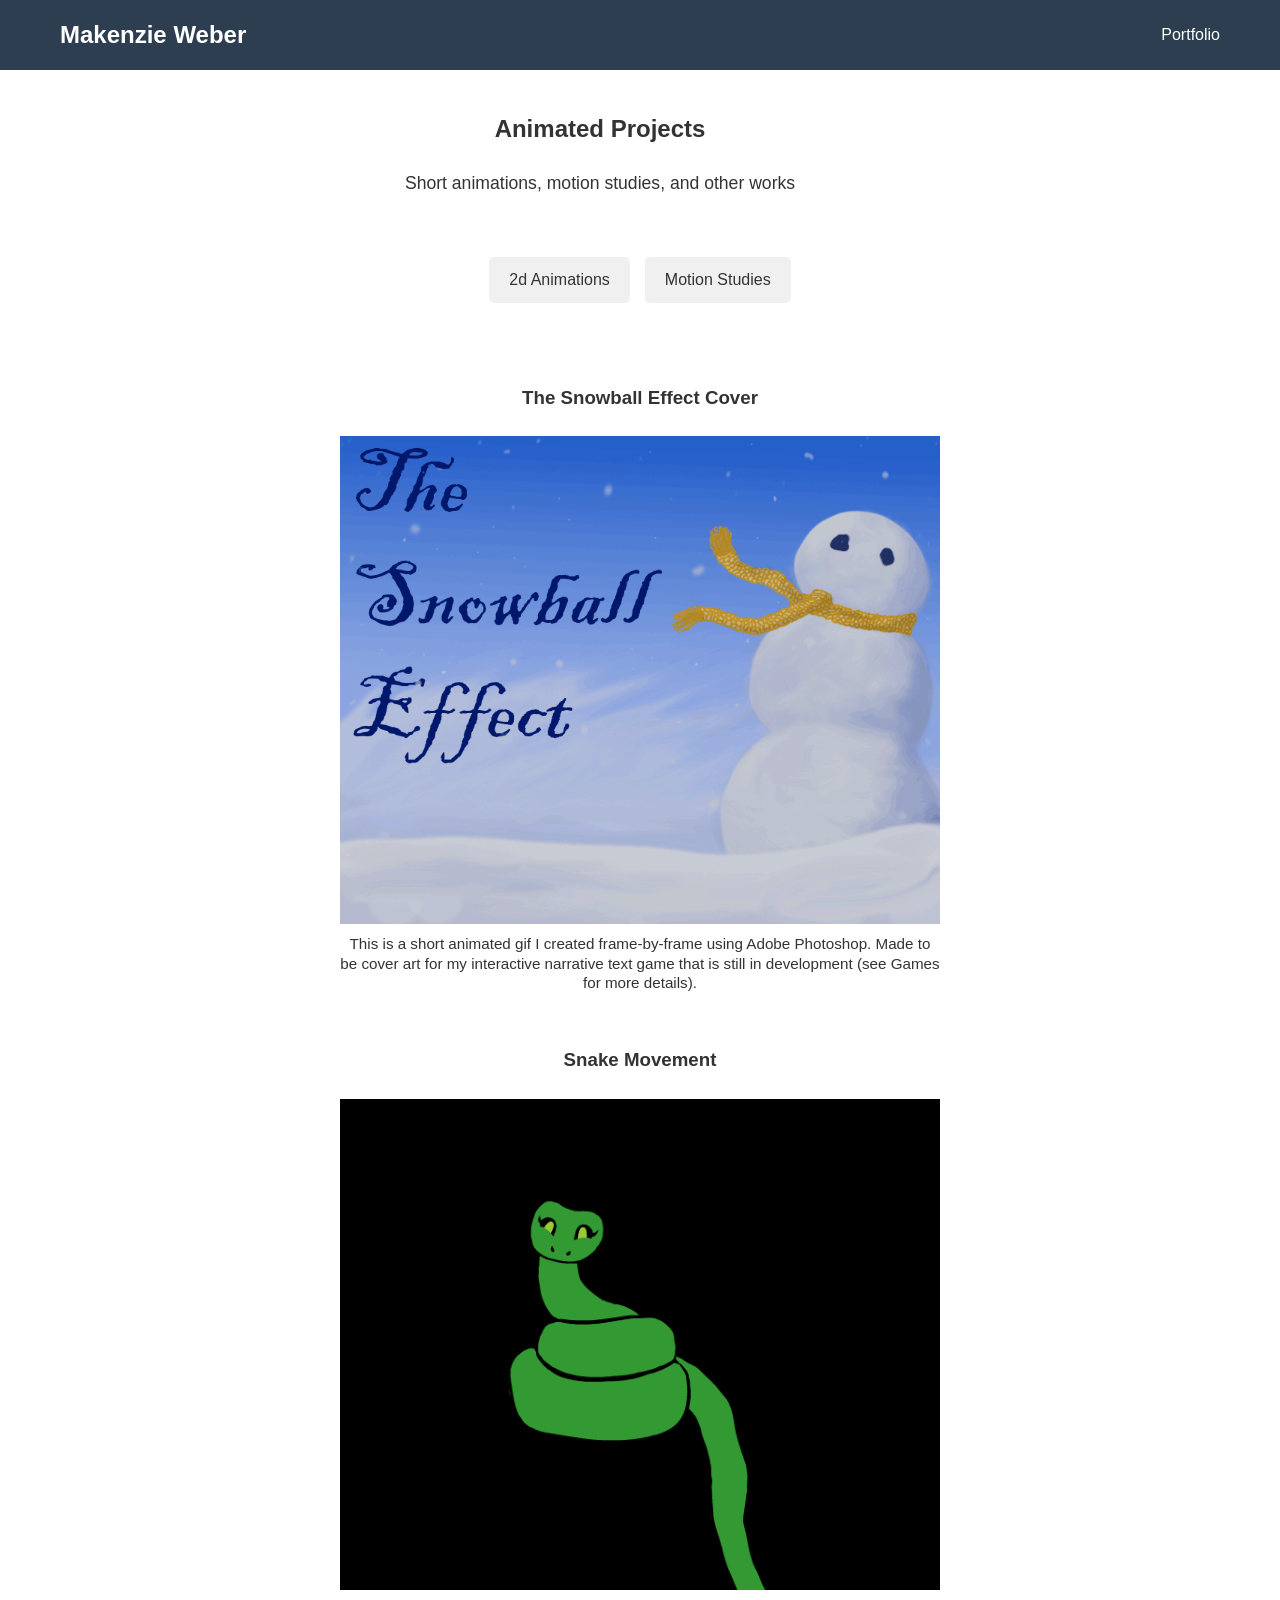
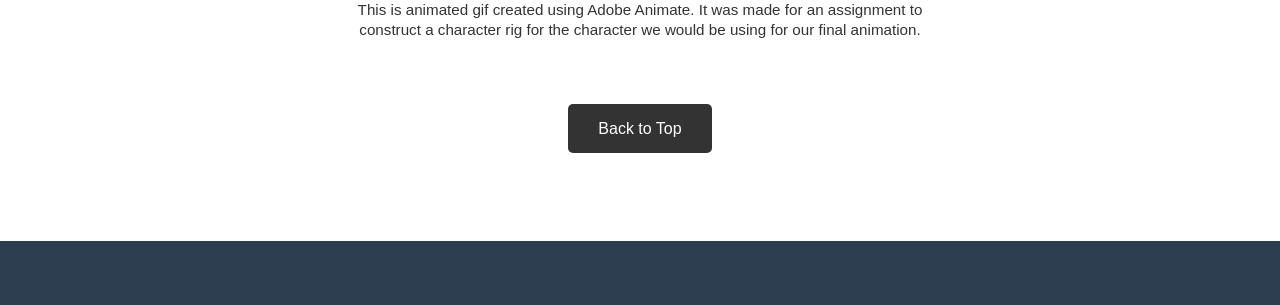
<file: Animations.html>
<!DOCTYPE html>
<html lang="en">
<head>
  <meta charset="utf-8" />
  <meta name="viewport" content="width=device-width,initial-scale=1" />
  <title>Makenzie Weber - Animations</title>
  <link rel="stylesheet" href="styles.css" />
</head>

         <style>
                    .section-nav {
                      text-align: center;
                      margin: 30px 0;
                      padding: 20px 0;
                                      }

                    .section-nav ul {
                      list-style: none;
                      padding: 0;
                      margin: 0;
                      display: flex;
                      justify-content: center;
                      flex-wrap: wrap;
                      gap: 15px;
                                            }

                    .section-nav a {
                      display: inline-block;
                      padding: 10px 20px;
                      background-color: #f0f0f0;
                      color: #333;
                      text-decoration: none;
                       border-radius: 5px;
                      transition: background-color 0.3s ease;
                      font-weight: 500;
                                                          }

                    .section-nav a:hover {
                      background-color: #333;
                      color: #fff;
                                              }
                               .back-to-top-btn {
                                  display: inline-block;
                                  padding: 12px 30px;
                                  background-color: #333;
                                  color: #fff;
                                  text-decoration: none;
                                  border-radius: 5px;
                                  transition: background-color 0.3s ease;
                                  font-weight: 500;
                                  margin-top: 40px;
                                  margin-bottom: 40px;
                                }
                            
                              .back-to-top-btn:hover {
                                  background-color: #f0f0f0;
                                  color: #333;
                                }
                            
                              .back-to-top-container {
                                  text-align: center;
                                }
        </style>
  
<body>
  <nav class="navbar">
    <div class="container">
      <h1 class="logo">Makenzie Weber</h1>
      <ul class="nav-links">
        <li><a href="index.html#portfolio">Portfolio</a></li>
      </ul>
    </div>
  </nav>

  <section id="top">
   </section>
  
      <div class="container" style="text-align:center; margin:40px 0;">
        <h2>Animated Projects</h2>
        <p style="margin-top:20px; font-size:1.1rem;">
          Short animations, motion studies, and other works
        </p>
      </div>
 

  <nav class="section-nav">
    <ul>
      <li><a href="#2d-animations">2d Animations</a></li>
      <li><a href="#motion-studies">Motion Studies</a></li>
    </ul>
  </nav>

  <!-- Animation Section -->
  <section id="2d-animations" style="margin-top:60px;">
    <section style="margin-top:40px;">
          <div class="container">
              <h3 style="text-align:center;">The Snowball Effect Cover</h3>
  
              <div style="text-align:center; margin:12px auto;">
                <figure class="figure" style="max-width:600px;">
                  <img src="images/The-Snowball-Effect-Start-Screen.gif" alt="The Snowball Effect cover">
                  <figcaption class="caption">This is a short animated gif I created frame-by-frame using Adobe 
                Photoshop. Made to be cover art for my interactive narrative text game that is 
                still in development (see Games for more details).</figcaption>
                </figure>
              </div>
          </div>
    </section>

   <section style="margin-top:40px;">
          <div class="container">
              <h3 style="text-align:center;">Snake Movement</h3>
  
              <div style="text-align:center; margin:12px auto;">
                <figure class="figure" style="max-width:600px;">
                  <img src="images/Folder For Animations/Character-Rig_Basic-Motion--GIF--Motion-Graphics.gif" alt="Gif of snake">
                  <figcaption class="caption">This is animated gif created using Adobe Animate. 
                  It was made for an assignment to construct a character rig for the character 
                  we would be using for our final animation.</figcaption>
                </figure>
              </div>
          </div>
    </section>

    
                <!-- Back to Top Button -->
                <div class="back-to-top-container">
                   <a href="#top" class="back-to-top-btn">Back to Top</a>
                  </div>
  </section>

  <footer>
    <div class="container"></div>
  </footer>
</body>
</html>
</file>
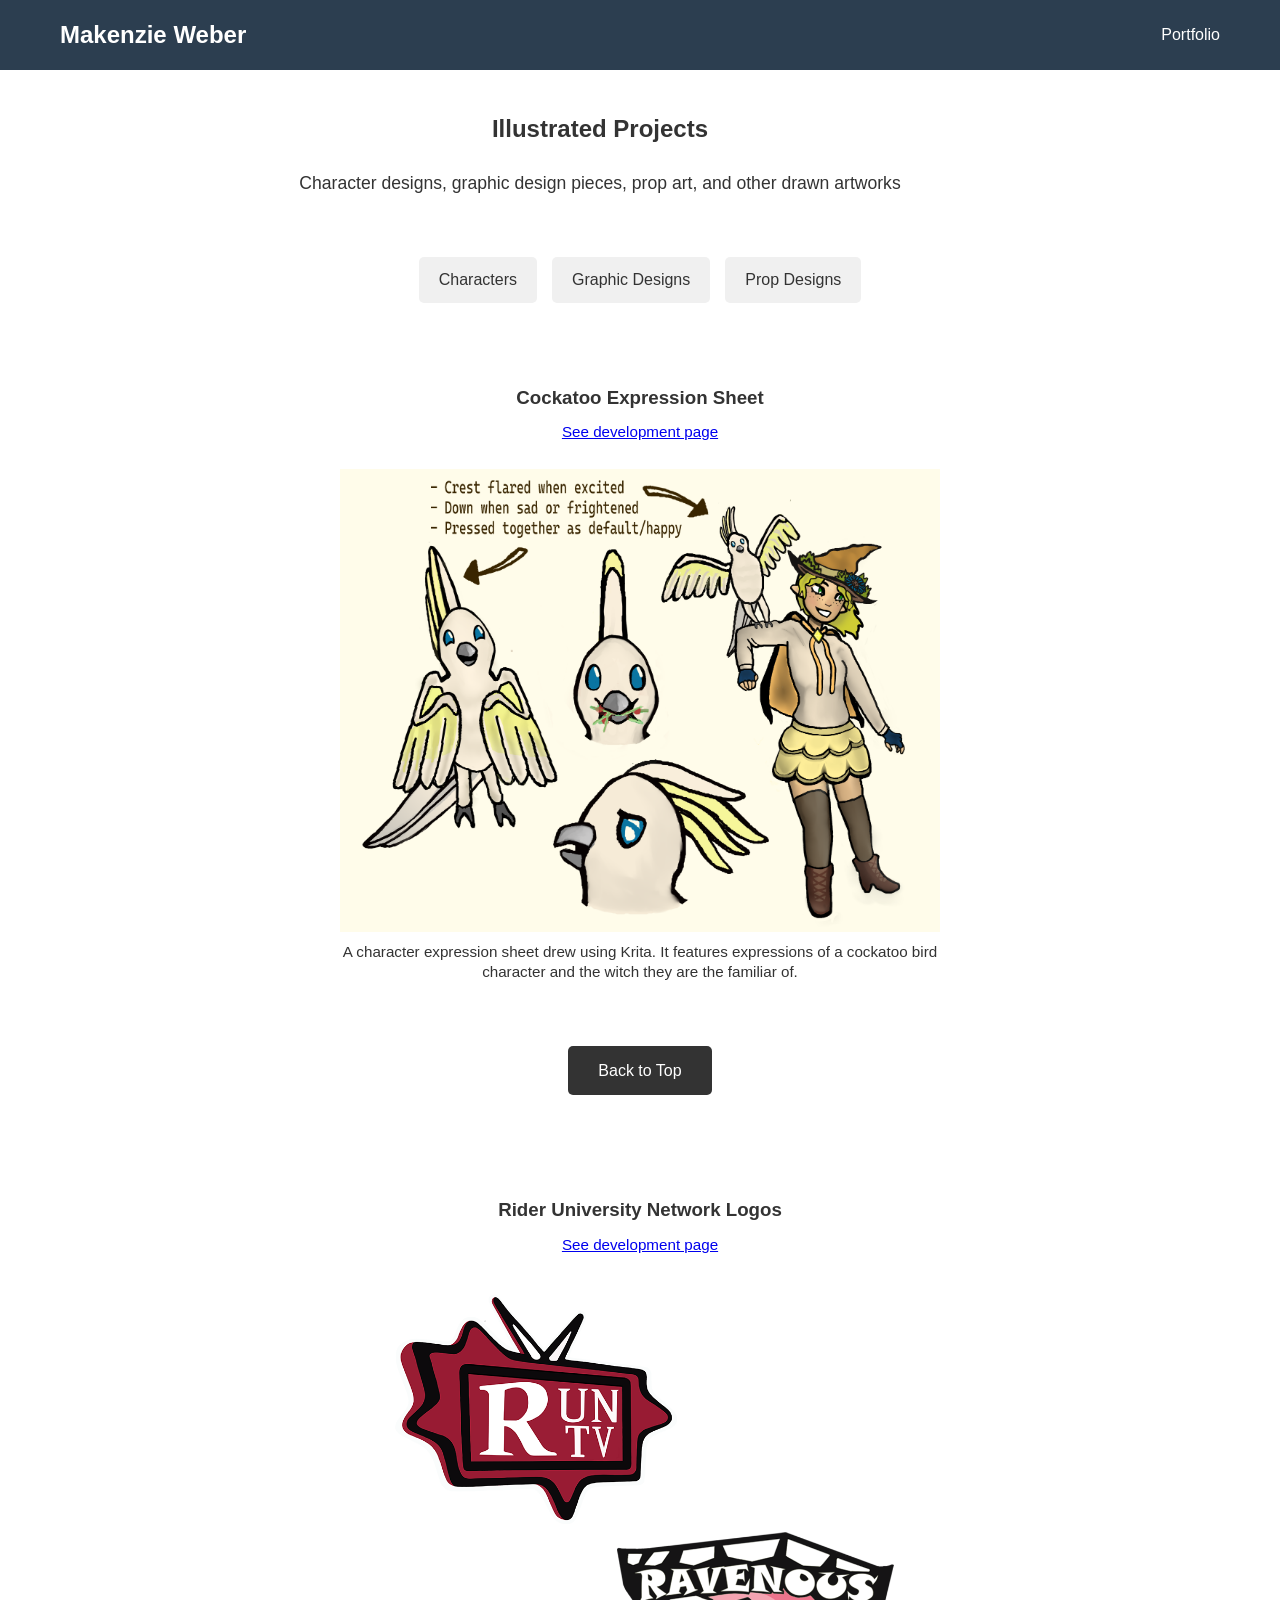
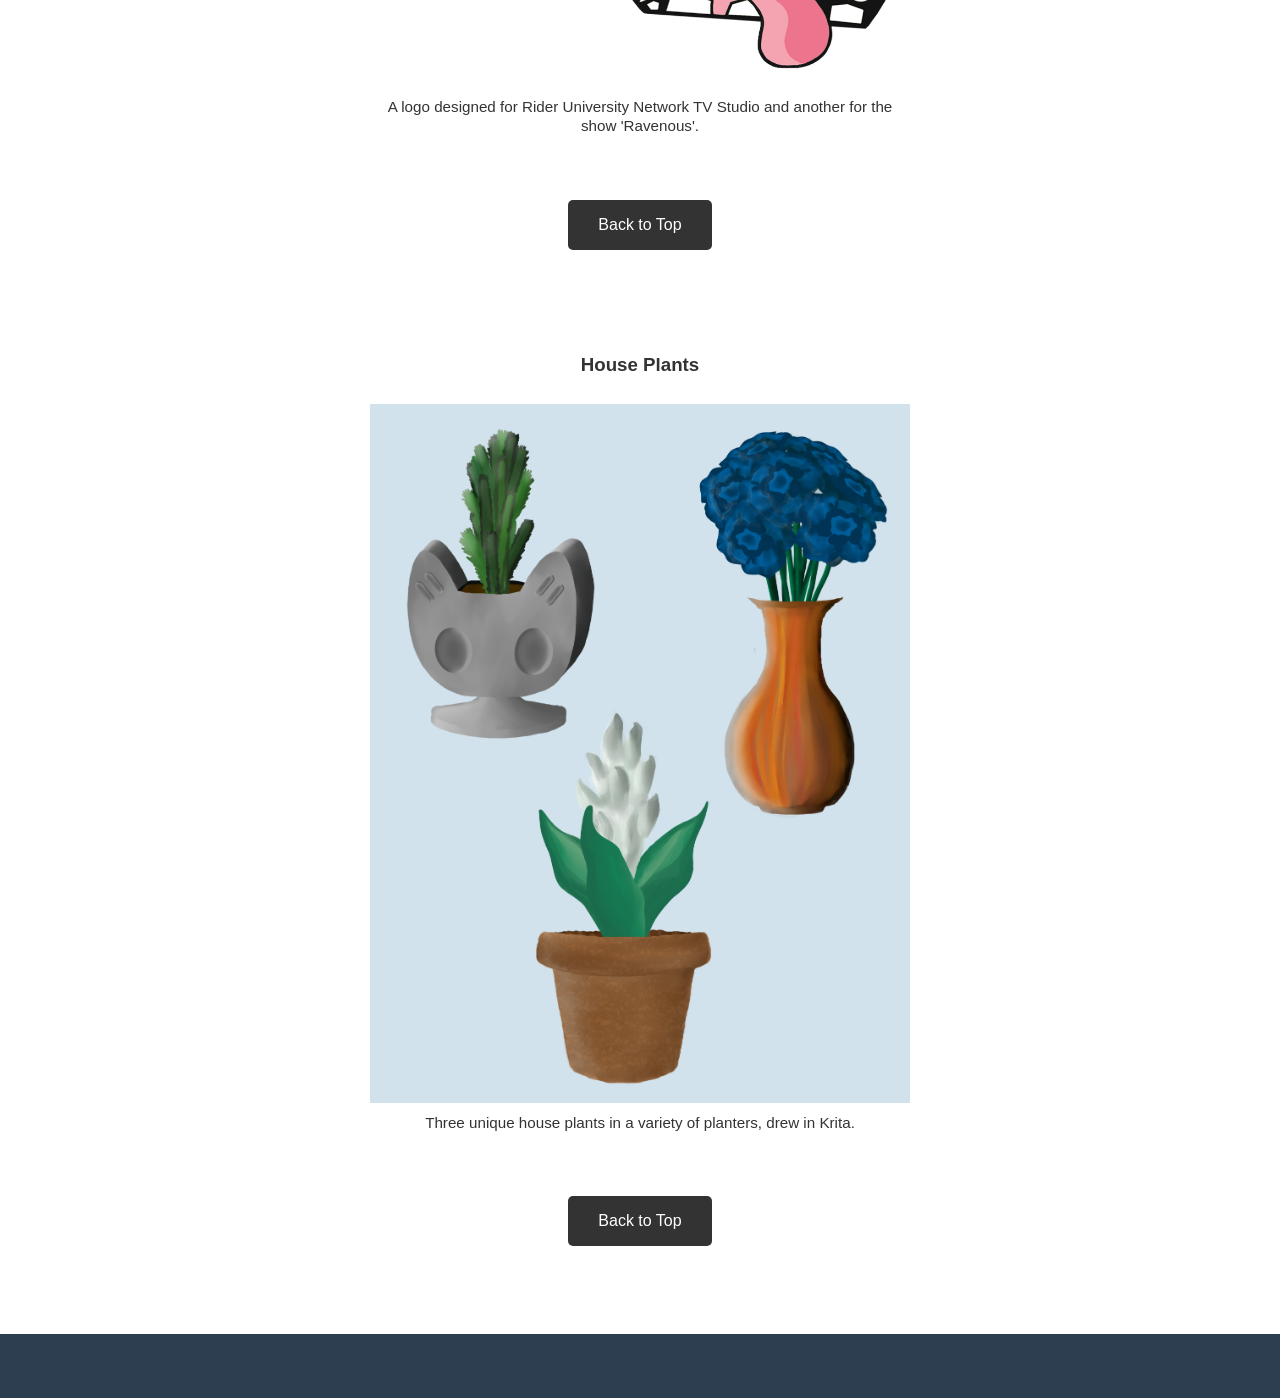
<file: Artwork.html>
<!DOCTYPE html>
<html lang="en">
<head>
    <meta charset="UTF-8">
    <meta name="viewport" content="width=device-width, initial-scale=1.0">
    <title>Makenzie Weber - Portfolio</title>
    <link rel="stylesheet" href="styles.css">
</head>
    
         <style>
                    .section-nav {
                      text-align: center;
                      margin: 30px 0;
                      padding: 20px 0;
                                      }

                    .section-nav ul {
                      list-style: none;
                      padding: 0;
                      margin: 0;
                      display: flex;
                      justify-content: center;
                      flex-wrap: wrap;
                      gap: 15px;
                                            }

                    .section-nav a {
                      display: inline-block;
                      padding: 10px 20px;
                      background-color: #f0f0f0;
                      color: #333;
                      text-decoration: none;
                       border-radius: 5px;
                      transition: background-color 0.3s ease;
                      font-weight: 500;
                                                          }

                    .section-nav a:hover {
                      background-color: #333;
                      color: #fff;
                                              }
                               .back-to-top-btn {
                                  display: inline-block;
                                  padding: 12px 30px;
                                  background-color: #333;
                                  color: #fff;
                                  text-decoration: none;
                                  border-radius: 5px;
                                  transition: background-color 0.3s ease;
                                  font-weight: 500;
                                  margin-top: 40px;
                                  margin-bottom: 40px;
                                }
                            
                              .back-to-top-btn:hover {
                                  background-color: #f0f0f0;
                                  color: #333;
                                }
                            
                              .back-to-top-container {
                                  text-align: center;
                                }
        </style>
    
<body>
    <nav class="navbar">
        <div class="container">
            <h1 class="logo">Makenzie Weber</h1>
            <ul class="nav-links">
                <li><a href="index.html#portfolio">Portfolio</a></li>
            </ul>
        </div>
    </nav>    
    <div class="container" style="text-align: center; margin: 40px 0;">
        <h2>Illustrated Projects</h2>
        <p style="margin-top: 20px; font-size: 1.1rem;">Character designs, graphic design pieces, prop art, 
            and other drawn artworks</p>
    </div>

     <nav class="section-nav">
    <ul>
      <li><a href="#Character-design">Characters</a></li>
      <li><a href="#Graphics-design">Graphic Designs</a></li>
      <li><a href="#Prop-design">Prop Designs</a></li>
    </ul>
  </nav>

    <!-- Characters Section -->
      <section id="Character-design" style="margin-top:60px;">
        <section style="margin-top:40px;">
                <div class="container">
                  <h3 style="text-align:center;">Cockatoo Expression Sheet</h3>
                  
                  <p style="text-align:center; font-size:0.95rem; margin:8px 0;"><a href="Con_Dev.html#cockatoo-expression">See development page</a></p>
                    <div style="text-align:center; margin:12px auto;">
                      <div class="figure" style="max-width:600px;">
                        <img src="images/Cockatoo Familiar Character Art.png" alt="Cockatoo expression sheet" style="display:block;">
                        <p class="caption">A character expression sheet drew using Krita. It features 
                            expressions of a cockatoo bird character and the witch they are the familiar of.</p>
                      </div>
                    </div>
                </div>
      </section>
                <!-- Back to Top Button -->
                <div class="back-to-top-container">
                   <a href="#top" class="back-to-top-btn">Back to Top</a>
                  </div>
  </section>

    
  <!-- Graphic Design Section -->
  <section id="Graphics-design" style="margin-top:60px;">
      <section style="margin-top:40px;">
            <div class="container">
              <h3 style="text-align:center;">Rider University Network Logos</h3>

                <p style="text-align:center; font-size:0.95rem; margin:8px 0;"><a href="Con_Dev.html#RUN-logos">See development page</a></p>
                <div style="text-align:center; margin:12px auto;">
                  <div class="figure" style="max-width:540px;">
                    <img src="images/RUN logo(s) portfolio image.png" alt="image of RUN logos" style="display:block;">
                    <p class="caption">A logo designed for Rider University Network TV Studio 
                    and another for the show 'Ravenous'.</p>
                  </div>
                </div>
            </div>
      </section>
                <!-- Back to Top Button -->
                <div class="back-to-top-container">
                   <a href="#top" class="back-to-top-btn">Back to Top</a>
                  </div>
  </section>

    
  <!-- Prop Design Section -->
  <section id="Prop-design" style="margin-top:60px;">
      <section style="margin-top:40px;">
            <div class="container">
              <h3 style="text-align:center;">House Plants</h3>
              
                <div style="text-align:center; margin:12px auto;">
                  <div class="figure" style="max-width:540px;">
                    <img src="images/House Plant Prop Design.png" alt="Prop Design page of house plantst" style="display:block;">
                    <p class="caption">Three unique house plants in a variety of planters, drew in Krita.</p>
                  </div>
                </div>
            </div>
      </section>
                <!-- Back to Top Button -->
                <div class="back-to-top-container">
                   <a href="#top" class="back-to-top-btn">Back to Top</a>
                  </div>
  </section>


  <footer>
        <div class="container">
        </div>
    </footer>
</body>
</html>
</file>
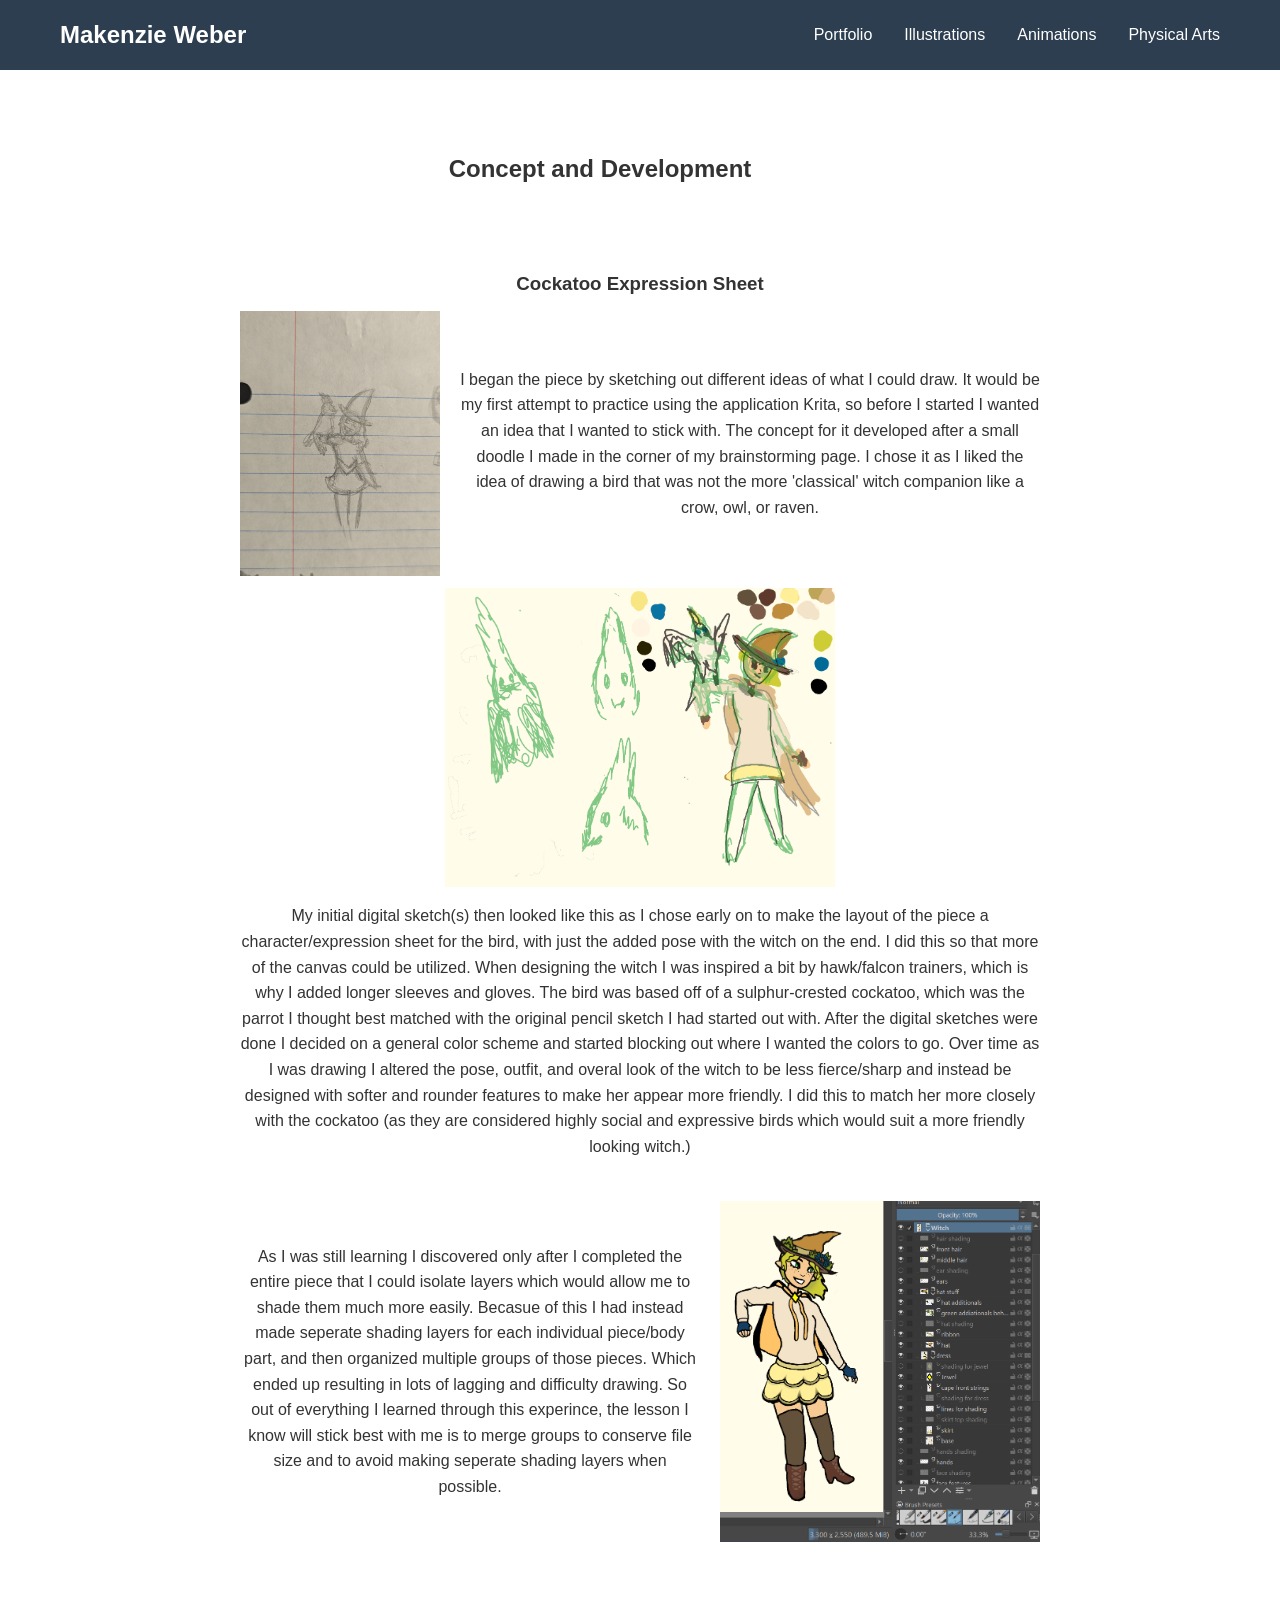
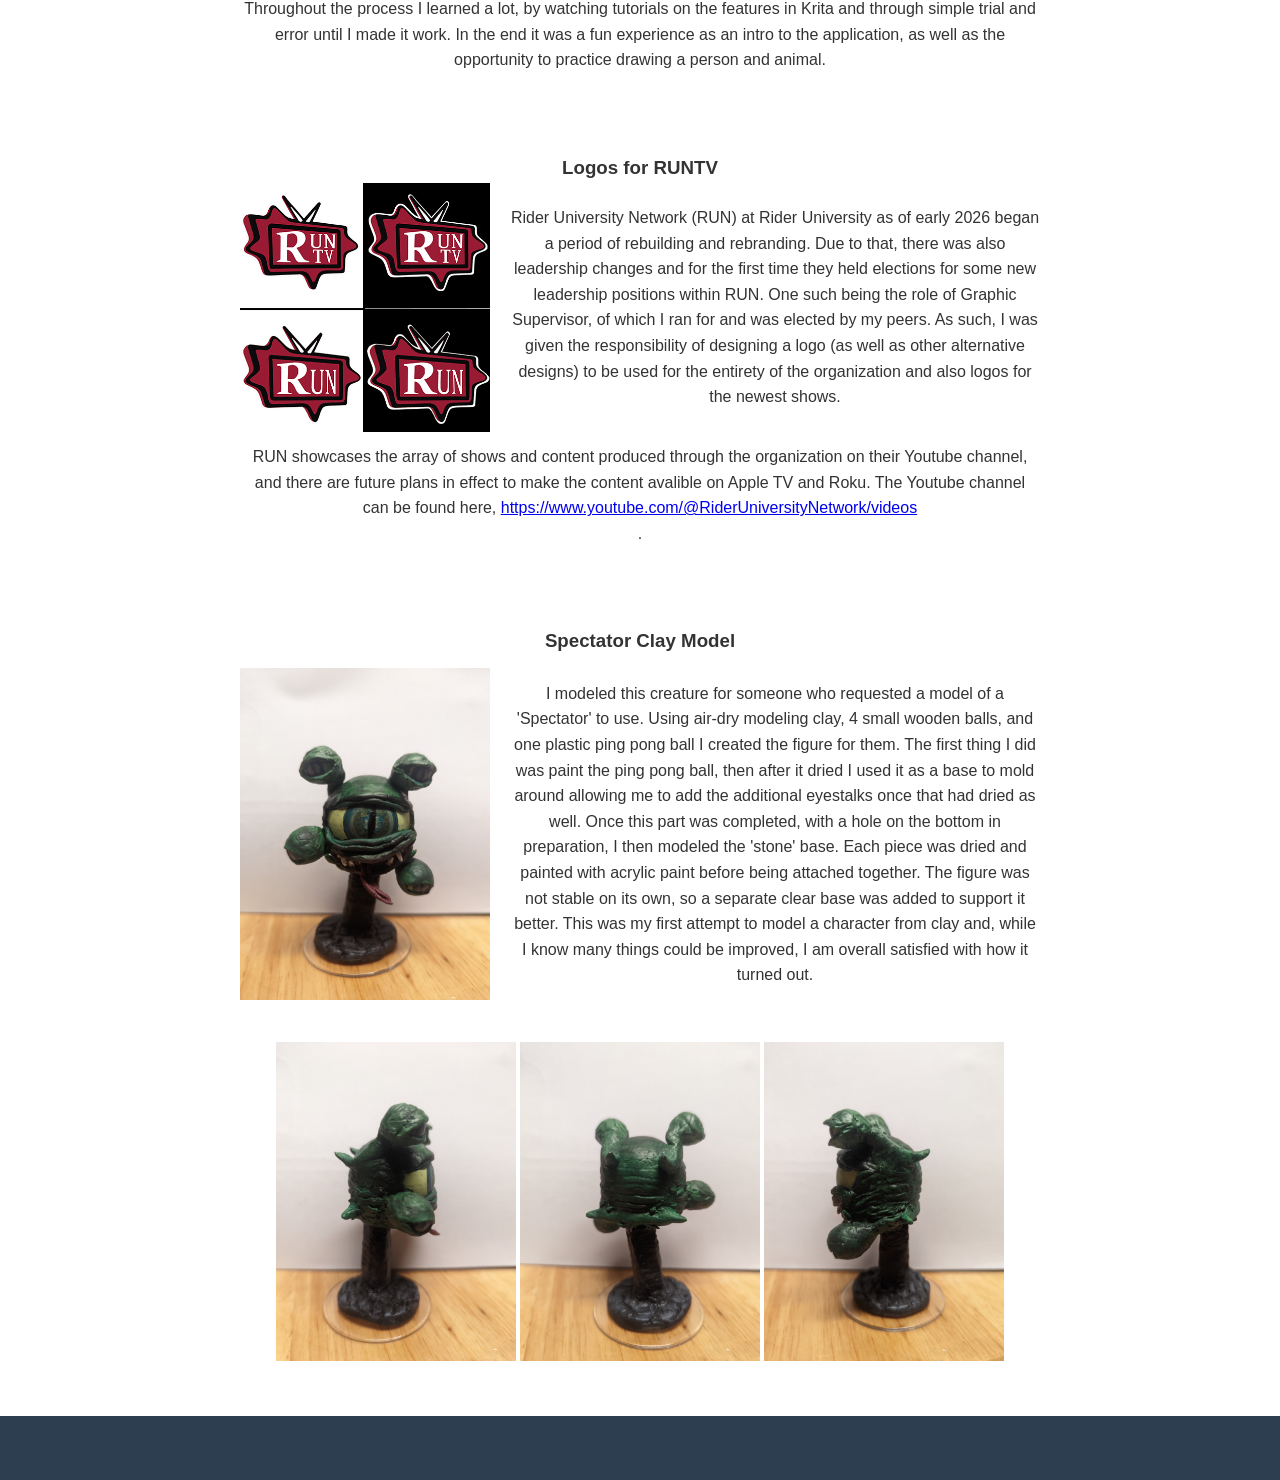
<file: Con_Dev.html>
<!DOCTYPE html>
<html lang="en">
<head>
    <meta charset="UTF-8">
    <meta name="viewport" content="width=device-width, initial-scale=1.0">
    <title>Makenzie Weber - Portfolio</title>
    <link rel="stylesheet" href="styles.css">
</head>
<body>
   
    <nav class="navbar">
    <div class="container">
      <h1 class="logo">Makenzie Weber</h1>
      <ul class="nav-links">
        <li><a href="index.html#home">Portfolio</a></li> 
        <li><a href="Artwork.html">Illustrations</a></li> 
        <li><a href="Animations.html">Animations</a></li> 
        <li><a href="PhysicalArt.html">Physical Arts</a></li> 
      </ul>
    </div>
  </nav>

  <div class="container" style="text-align: center; margin: 80px 0;">
        <h2>Concept and Development</h2>
  </div>  


  <section id="cockatoo-expression" style="margin-top:40px;">
        <div class="container">
          <h3 style="text-align:center;">Cockatoo Expression Sheet</h3>
    </section>
    
      <div style="text-align:center; max-width:800px; margin:12px auto;">
        <p style="font-size:1rem; color:#333;"> 
        </p>

           <div style="display: flex; gap: 20px; align-items: center;">
            <img src="images/Sketch (small) Witch+parotfamiliar.jpg" alt="Image of small witch sketch" style="width: 200px;">
                    <div>
        I began the piece by sketching out different ideas of what I could draw. It would be my first attempt to practice
        using the application Krita, so before I started I wanted an idea that I wanted to stick with. The concept for it 
        developed after a small doodle I made in the corner of my brainstorming page. I chose it as I liked the idea of 
        drawing a bird that was not the more 'classical' witch companion like a crow, owl, or raven.
                    </div>
            </div>
        
                <div style="display:flex; gap:16px; justify-content:center; flex-wrap:wrap; margin-top:12px;">
                  <img src="images/Screenshot of Cockatoo Familiar Color Scheme.png" alt="Cockatoo color scheme" style="max-width:390px; width:100%; height:auto;">
                <p style="font-size:1rem; color:#333;"> My initial digital sketch(s) then looked like this as I chose early
                on to make the layout of the piece a character/expression sheet for the bird, with just 
                the added pose with the witch on the end. I did this so that more of the canvas could be utilized. 
                When designing the witch I was inspired a bit by hawk/falcon trainers, which is why I added longer sleeves and gloves. 
                The bird was based off of a sulphur-crested cockatoo, which was the parrot I thought best matched with the 
                original pencil sketch I had started out with. After the digital sketches were done I decided on a general
                color scheme and started blocking out where I wanted the colors to go. Over time as I was drawing I altered the 
                pose, outfit, and overal look of the witch to be less fierce/sharp and instead be designed with softer and 
                rounder features to make her appear more friendly. I did this to match her more closely with the cockatoo 
                (as they are considered highly social and expressive birds which would suit a more friendly looking witch.)
                </p>
                </div>
 <pre>

 </pre>
           <div style="display: flex; gap: 20px; align-items: center;">
                <div>
                As I was still learning I discovered only after I completed the entire piece that I could isolate 
                layers which would allow me to shade them much more easily. Becasue of this I had instead made seperate shading 
                layers for each individual piece/body part, and then organized multiple groups of those pieces. 
                Which ended up resulting in lots of lagging and difficulty drawing. So out of everything I learned through 
                this experince, the lesson I know will stick best with me is to merge groups to conserve file size and to 
                avoid making seperate shading layers when possible.
                </div> 
                 <img src="images/Unshaded Version of Cockatoo Witch.png" alt="Unshaded version of witch + layer panel" style="width: 320px;">
            </div>
 <pre>

 </pre>
          <div style="text-align:center; max-width:800px; margin:12px auto;">
                <p style="font-size:1rem; color:#333;"> Throughout the process I learned a lot, by watching 
                tutorials on the features in Krita and through simple trial and error until I made it work. In the end
                it was a fun experience as an intro to the application, as well as the opportunity to practice drawing a 
                person and animal.
                </p>
          </div>


 <!-- RUNTV Logos Section -->
  <section id="RUN-logos" style="margin-top:80px;">
        <div class="container">
          <h3 style="text-align:center;">Logos for RUNTV</h3>
    </section>

          <div style="display: flex; gap: 20px; align-items: center;">
            <img src="images/RUN logos 4 finished.png" alt="Final Run TV logos" style="width: 250px;">
                    <div>
        Rider University Network (RUN) at Rider University as of early 2026 began  
        a period of rebuilding and rebranding. Due to that, there was also leadership changes and for the first 
        time they held elections for some new leadership positions within RUN. One such being the role of 
        Graphic Supervisor, of which I ran for and was elected by my peers. As such, I was given the 
        responsibility of designing a logo (as well as other alternative designs) to be used for the 
        entirety of the organization and also logos for the newest shows.
                    </div>
            </div>

           <div style="text-align:center; max-width:800px; margin:12px auto;">
                <p style="font-size:1rem; color:#333;"> RUN showcases 
                    the array of shows and content produced through the organization on their Youtube channel, 
                    and there are future plans in effect to make the content avalible on Apple TV and Roku. 
                    The Youtube channel can be found here, <a href="https://www.youtube.com/@RiderUniversityNetwork/videos" target="_blank">https://www.youtube.com/@RiderUniversityNetwork/videos</a></p> .
                </p>
          </div>
          
    </div>

  <!-- Spectator Clay Model Section -->
  <section id="spectator-clay-model" style="margin-top:80px;">
        <div class="container">
          <h3 style="text-align:center;">Spectator Clay Model</h3>
    </section>
    
      <div style="text-align:center; max-width:800px; margin:12px auto;">
        <p style="font-size:1rem; color:#333;"> 
        </p>

           <div style="display: flex; gap: 20px; align-items: center;">
            <img src="images/Physical Art Concept Images/PXL_20250816_011956336.jpg" alt="Spectator Creature clay model" style="width: 250px;">
                    <div>
        I modeled this creature for someone who requested a model of a 'Spectator' to use. Using air-dry 
        modeling clay, 4 small wooden balls, and one plastic ping pong ball I created the figure for them.
        The first thing I did was paint the ping pong ball, then after it dried I used it as a base to mold 
        around allowing me to add the additional eyestalks once that had dried as well. Once this part was 
        completed, with a hole on the bottom in preparation, I then modeled the 'stone' base. Each piece was dried 
        and painted with acrylic paint before being attached together. The figure was not stable on its own, 
        so a separate clear base was added to support it better. This was my first attempt to model a 
        character from clay and, while I know many things could be improved, I am overall satisfied with 
        how it turned out.
                    </div>
            </div>
     <pre>

     </pre>
         <p float="left">
          <img src="images/Physical Art Concept Images/Side angle right- Spectator.jpg" width="30%" />
          <img src="images/Physical Art Concept Images/PXL_20250816_011946282.jpg" width="30%" />
          <img src="images/Physical Art Concept Images/PXL_20250816_011941855.jpg" width="30%" />
             
                    </p>
          
    </div>

   <footer>
         <div class="container">
         </div>
     </footer>
</body>

</html>
</file>
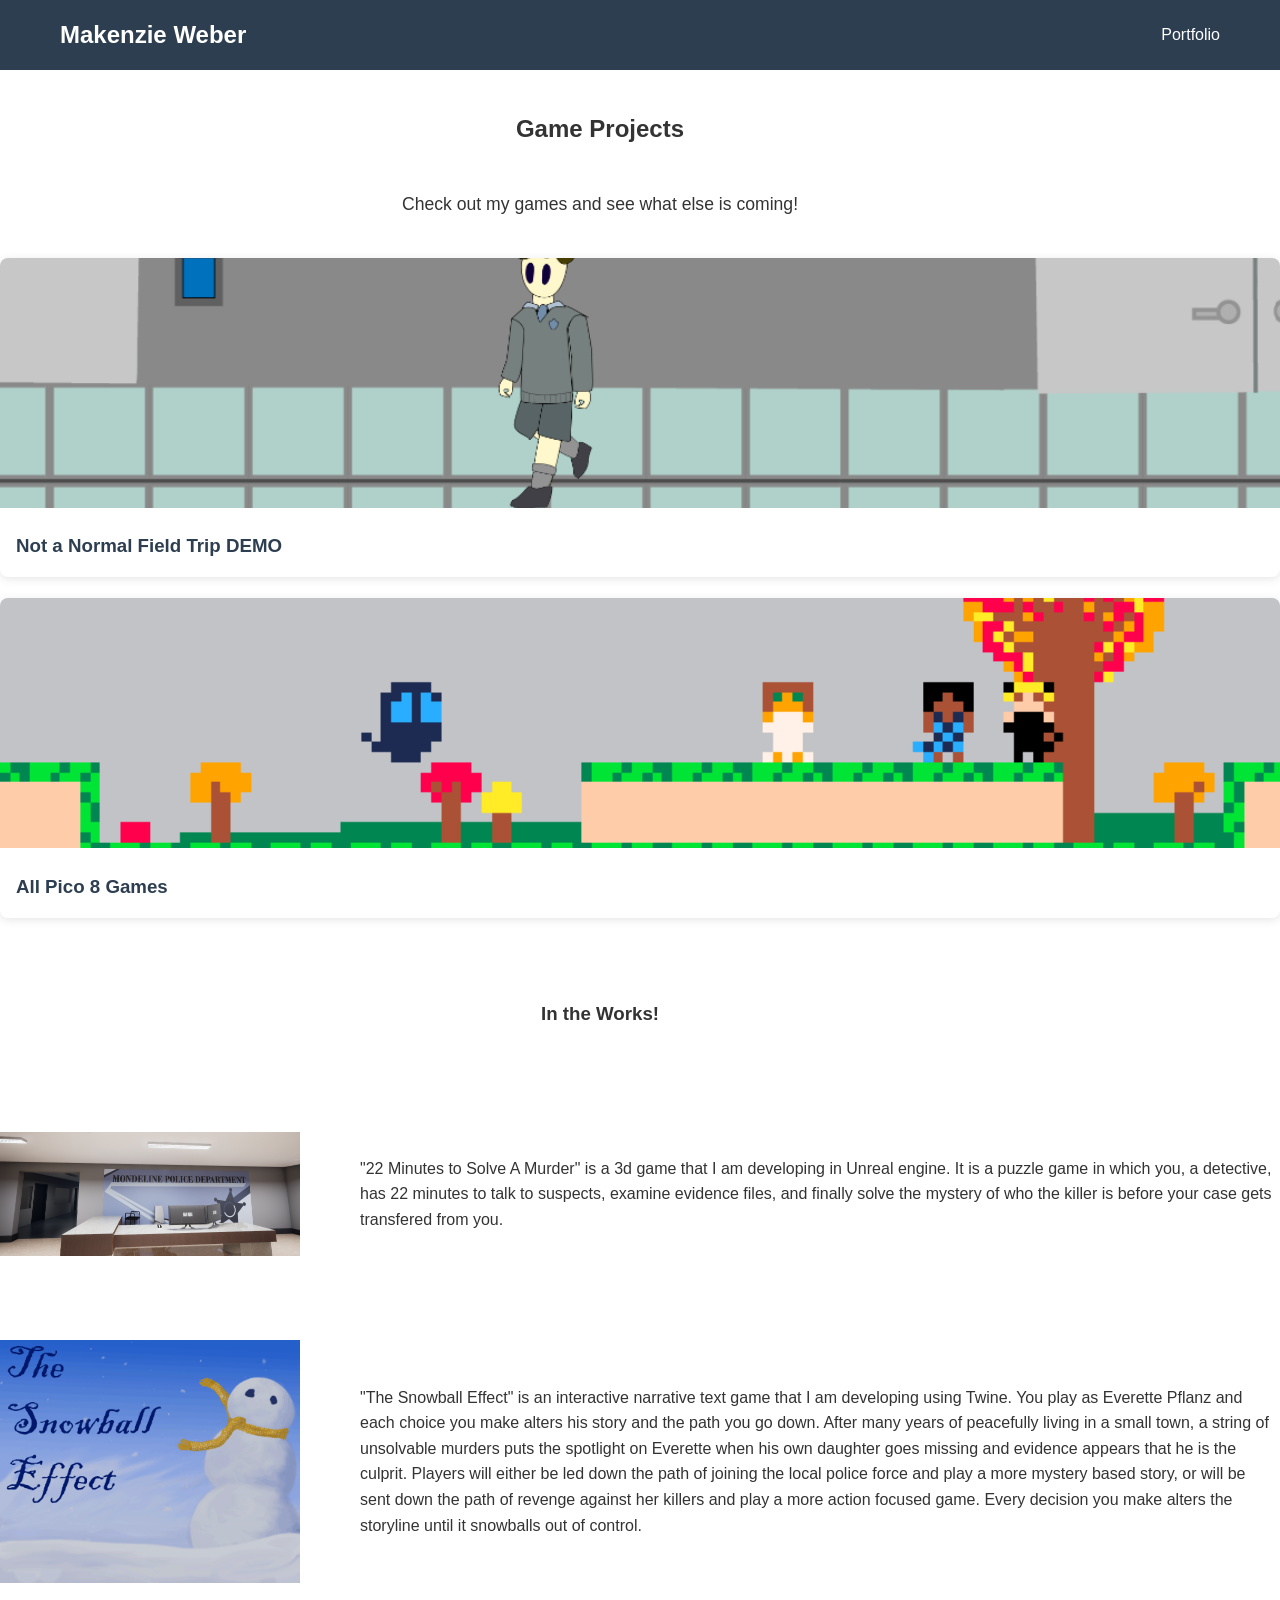
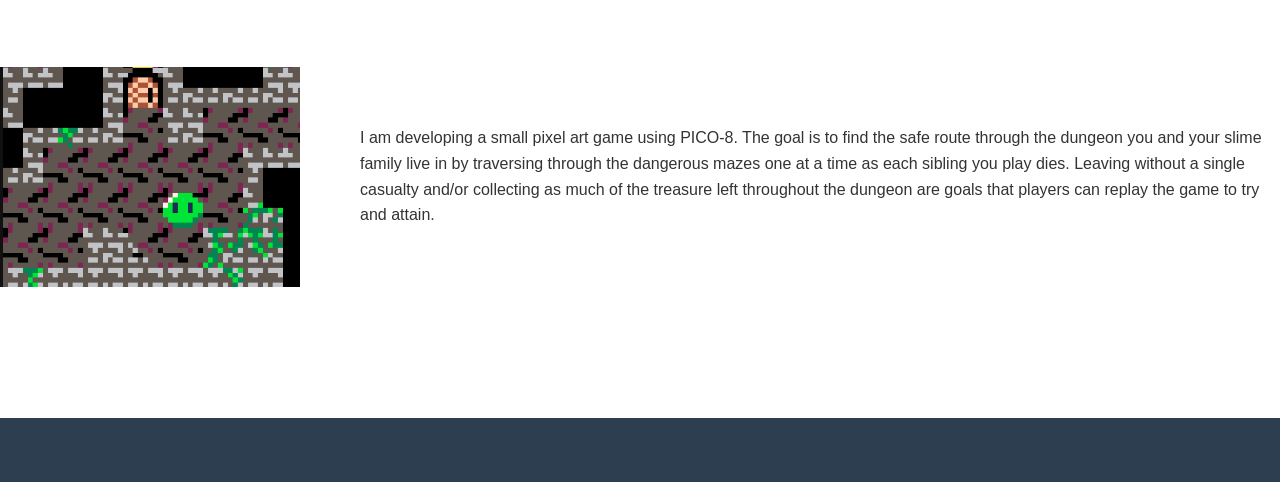
<file: Games.html>
<!DOCTYPE html>
<html lang="en">
<head>
    <meta charset="UTF-8">
    <meta name="viewport" content="width=device-width, initial-scale=1.0">
    <title>Makenzie Weber - Portfolio</title>
    <link rel="stylesheet" href="styles.css">
</head>
<body>
    <body>
    <nav class="navbar">
        <div class="container">
            <h1 class="logo">Makenzie Weber</h1>
            <ul class="nav-links">
                <li><a href="index.html#portfolio">Portfolio</a></li>
            </ul>
        </div>
    </nav>    
 
  <div class="container" style="text-align: center; margin: 40px 0;">
        <h2>Game Projects</h2>
      <pre>
    </pre>  
        <p style="margin-top: 20px; font-size: 1.1rem;">Check out my games and see what else is coming!</p>
  </div>
            <a href="NNFT.html" style="text-decoration: none; color: inherit;">
                    <div class="portfolio-item">
                        <img src="images/Thumbnail Image for NNFT.png" alt="Not a Normal Field Trip">
                         <h3>Not a Normal Field Trip DEMO</h3>
                    </div>
            </a>
 <pre>
 </pre>
            <a href="Pico-8.html" style="text-decoration: none; color: inherit;">
                    <div class="portfolio-item">
                        <img src="images/Games 'thumbnail' images/Spook Or Treat Thumbnail image (temporary untill more Pico-8 games are made).png" alt="Pico-8 Games">
                        <h3>All Pico 8 Games</h3>
                    </div>
            </a>
 <pre>

 </pre>
        <div class="container" style="text-align: center; margin: 40px 0;">
         <h3>In the Works!</h3>
        </div>

 <pre>

     
 </pre>      
                     
        <div style="display: flex; gap: 60px; align-items: center;">
          <img src="images/Image of TTMSM Thumbnail.png" alt="Thumbnail of 22 Minutes to Solve a Murder" style="width: 300px;">
              <div>
                    <p>"22 Minutes to Solve A Murder" is a 3d game that I am developing in Unreal engine. 
                    It is a puzzle game in which you, a detective, has 22 minutes to talk to suspects, 
                    examine evidence files, and finally solve the mystery of who the killer is before 
                    your case gets transfered from you.
                    </p>
              </div>
        </div>
                     
 <pre>


             
 </pre>
                     
        <div style="display: flex; gap: 60px; align-items: center;">
           <img src="images/The-Snowball-Effect-Start-Screen.gif" alt="Thumbnail of SnowballEffect Gif" style="width: 300px;">
               <div>
                    <p>"The Snowball Effect" is an interactive narrative text game that I am developing using Twine. 
                    You play as Everette Pflanz and each choice you make alters his story and the path you go down. 
                    After many years of peacefully living in a small town, a string of unsolvable murders puts the spotlight 
                    on Everette when his own daughter goes missing and evidence appears that he is the culprit. Players 
                    will either be led down the path of joining the local police force and play a more mystery based story, 
                    or will be sent down the path of revenge against her killers and play a more action focused game. 
                    Every decision you make alters the storyline until it snowballs out of control.
                    </p>
               </div>     
        </div>

 <pre>


             
 </pre>
                                   
        <div style="display: flex; gap: 60px; align-items: center;">
           <img src="images/Pico 8 Slime Game Screenshot.png" alt="Thumbnail of Slime Pico-8 game" style="width: 300px;">
               <div>
                    <p> I am developing a small pixel art game using PICO-8. The goal is to find the safe route 
                        through the dungeon you and your slime family live in by traversing through the dangerous
                        mazes one at a time as each sibling you play dies. Leaving without a single casualty and/or collecting 
                        as much of the treasure left throughout the dungeon are goals that players can replay the 
                        game to try and attain.
                    </p>
               </div>     
        </div>

 <pre>


             
 </pre>
  <footer>
        <div class="container">
        </div>
    </footer>
</body>
</html>
</file>
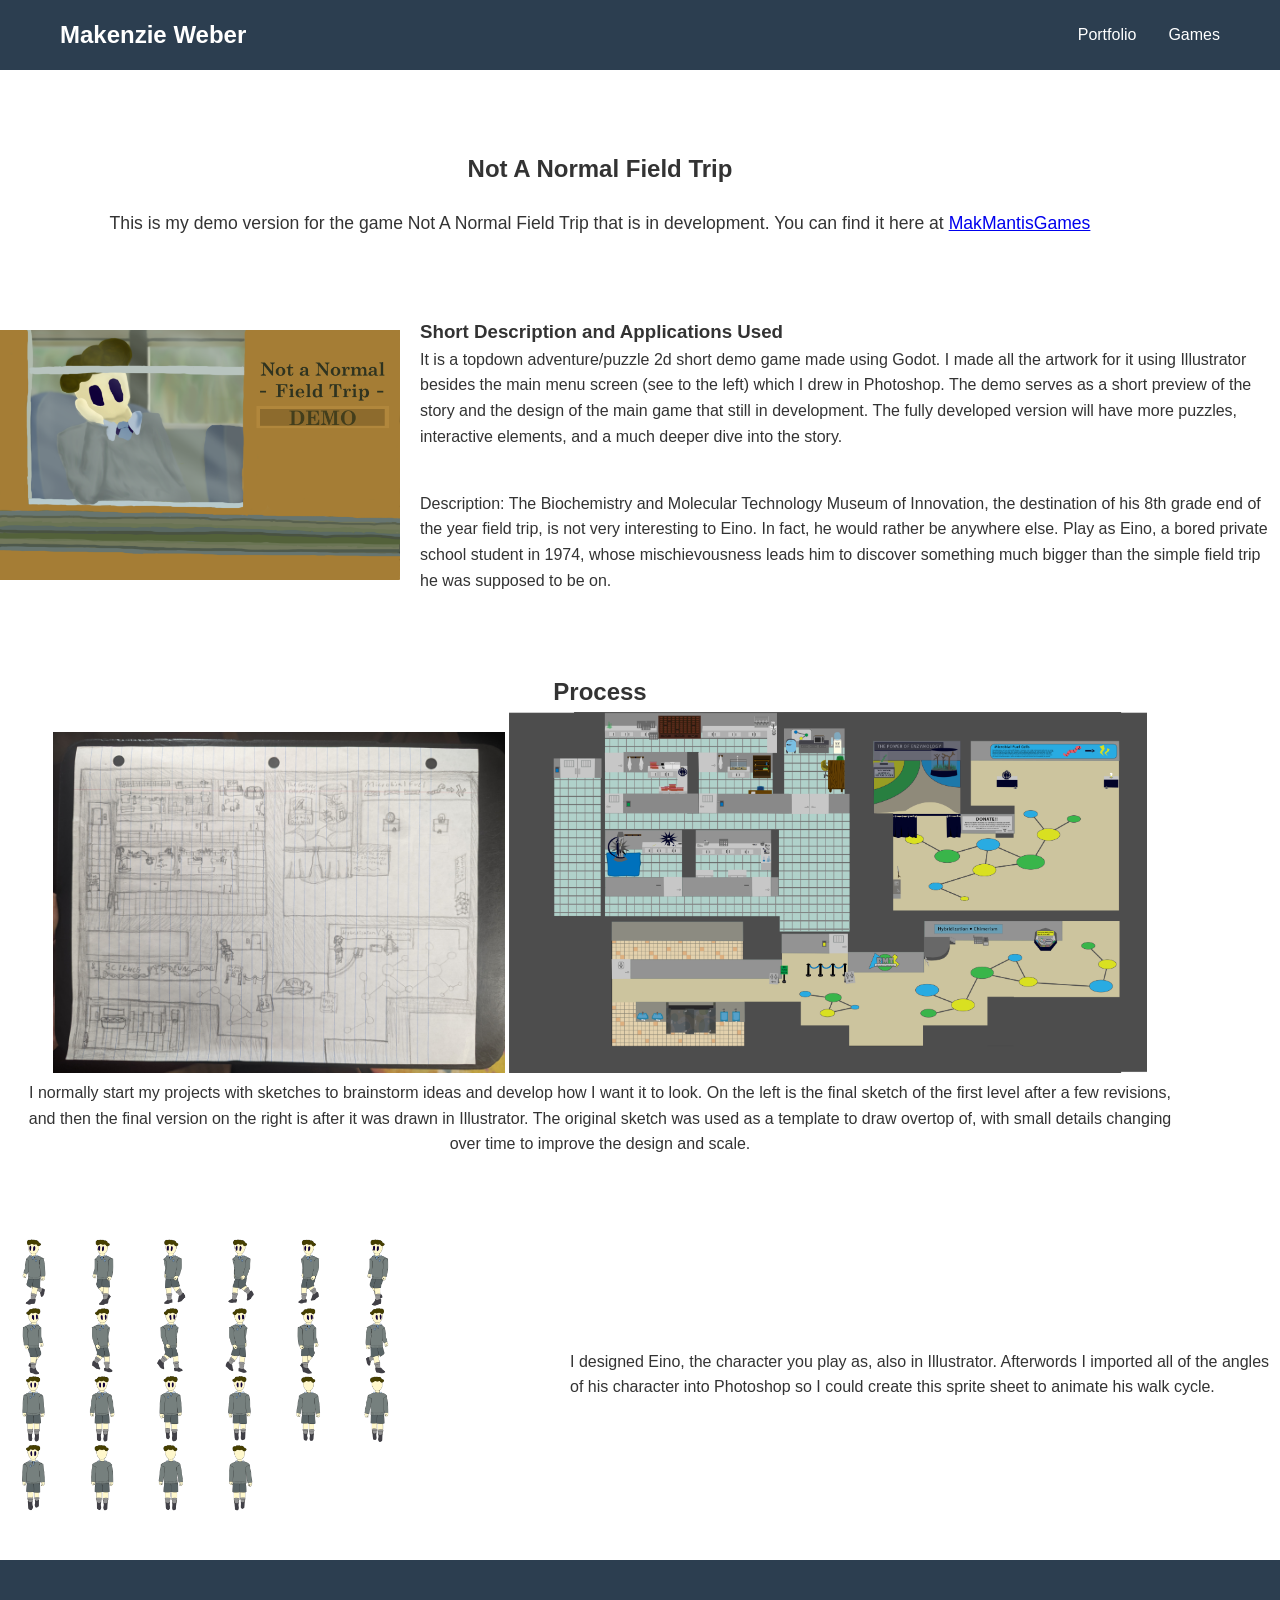
<file: NNFT.html>
<!DOCTYPE html>
<html lang="en">
<head>
    <meta charset="UTF-8">
    <meta name="viewport" content="width=device-width, initial-scale=1.0">
    <title>Makenzie Weber - Portfolio</title>
    <link rel="stylesheet" href="styles.css">
</head>
<body>
    
    <nav class="navbar">
        <div class="container">
            <h1 class="logo">Makenzie Weber</h1>
            <ul class="nav-links">
                <li><a href="index.html#portfolio">Portfolio</a></li>
                <li><a href="Games.html">Games</a></li>
            </ul>
        </div>
    </nav>    
    <div class="container" style="text-align: center; margin: 80px 0;">
        <h2>Not A Normal Field Trip</h2>
        <div style="margin-bottom: 40px;">
        <p style="margin-top: 20px; font-size: 1.1rem;">This is my demo version for the game Not A Normal Field Trip
        that is in development. You can find it here at <a href="https://mak-mantis-games.itch.io/not-a-normal-field-trip" target="_blank">MakMantisGames</a></p>
        </div>  
           </div>
    
    <div style="display: flex; gap: 20px; align-items: center;">
        <img src="images/NNFT Main menu v3.png" alt="Image of Not a Normal Field Trip main menu" style="width: 400px;">
            <div>
                <h3>Short Description and Applications Used</h3>
                <p>It is a topdown adventure/puzzle 2d short demo game made using Godot. I made all the artwork for it using Illustrator 
                    besides the main menu screen (see to the left) which I drew in Photoshop. The demo serves as a short preview of the
                    story and the design of the main game that still in development. The fully developed 
                    version will have more puzzles, interactive elements, and a much deeper dive into the story.
                     <pre>
                         
                     </pre>
                    Description: 
                    The Biochemistry and Molecular Technology Museum of Innovation, the destination of his 8th grade end of the 
                    year field trip, is not very interesting to Eino. In fact, he would rather be anywhere else. Play as Eino, a 
                    bored private school student in 1974, whose mischievousness leads him to discover something much bigger than 
                    the simple field trip he was supposed to be on.</p>
            </div>
    </div>
    
        <div class="container" style="text-align: center; margin: 80px 0;">
             <h2>Process</h2>
            <p float="left">
  <img src="images/PXL_20251001_061106394 (1).jpg" width="39%" />
  <img src="images/Full layout for first level (1).png" width="55%" />
            </p>
             <p>I normally start my projects with sketches to brainstorm ideas and develop how I want it to look. 
            On the left is the final sketch of the first level after a few revisions, and then the final version on the 
            right is after it was drawn in Illustrator. The original sketch was used as a template to draw overtop of, 
            with small details changing over time to improve the design and scale. </p>
        </div>
    
 <div style="display: flex; gap: 20px; align-items: center;">
    <img src="images/Game Dev 1- Sprite Sheet (updated 1).png" alt="Image of Eino's sprite sheet" style="width: 550px;">
    <div>
        <p>I designed Eino, the character you play as, also in Illustrator. Afterwords I imported all of the
            angles of his character into Photoshop so I could create this sprite sheet to animate his walk cycle.</p>
    </div>
</div>
 

  <footer>
        <div class="container">
        </div>
    </footer>
</body>
    
</html>
</file>
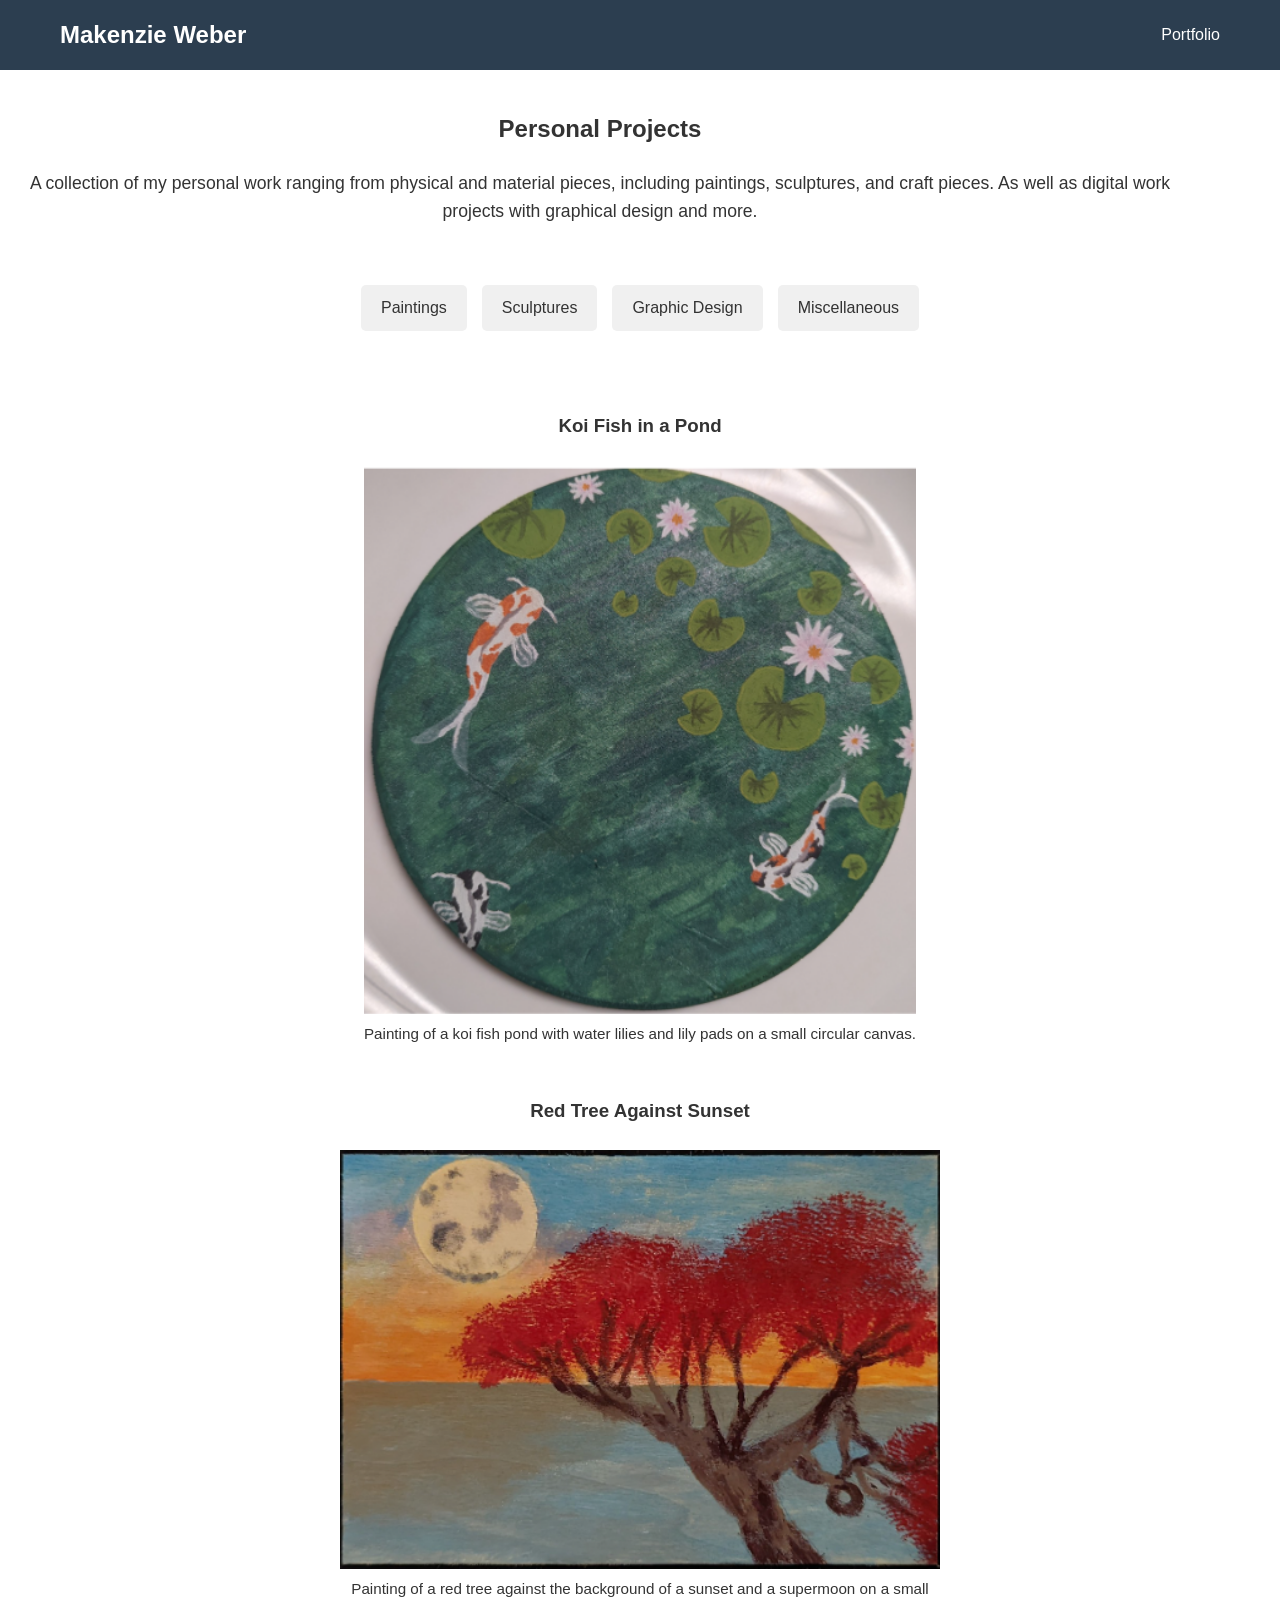
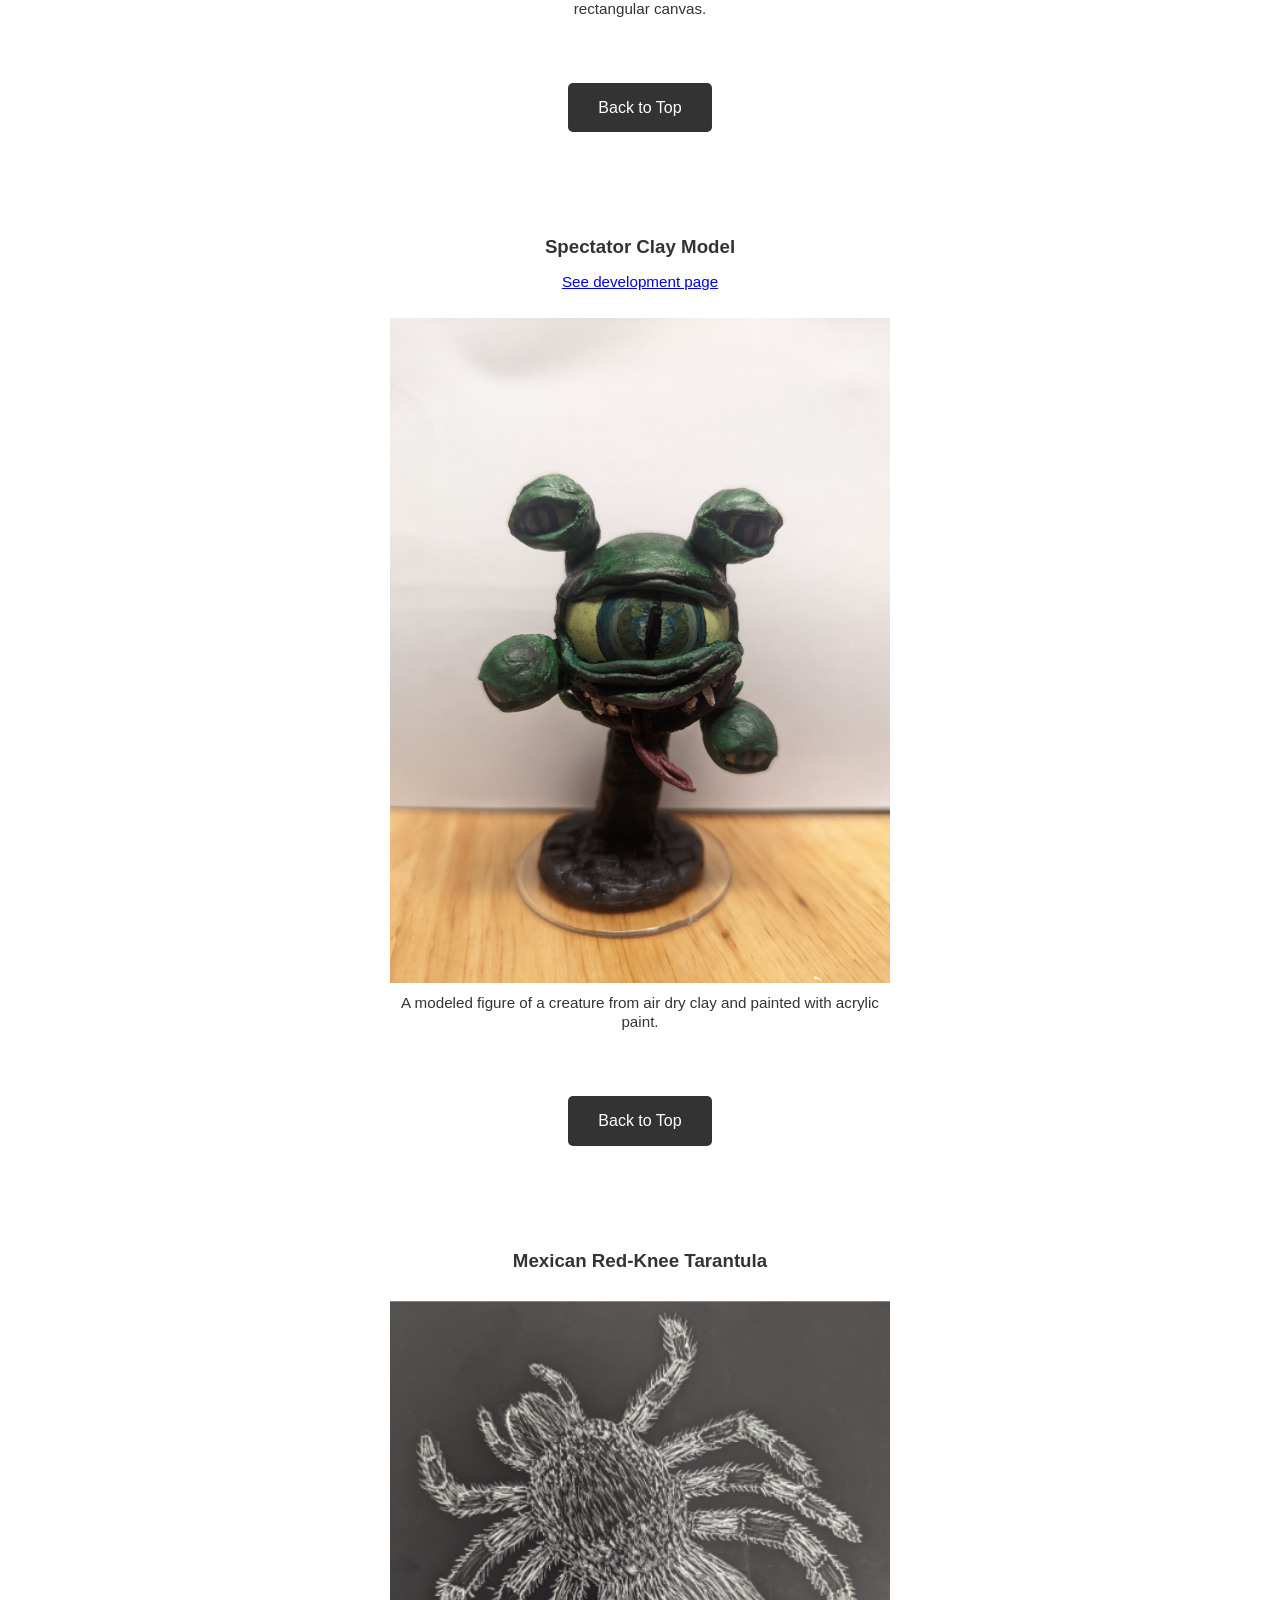
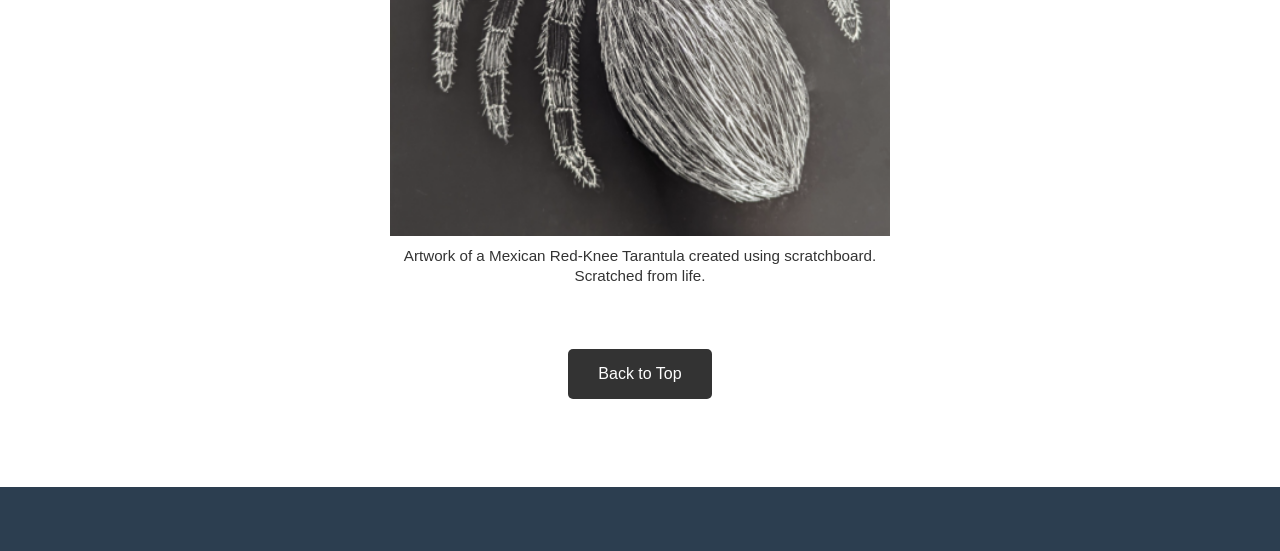
<file: PhysicalArt.html>
<!DOCTYPE html>
<html lang="en">
<head>
    <meta charset="UTF-8">
    <meta name="viewport" content="width=device-width, initial-scale=1.0">
    <title>Makenzie Weber - Physical Art</title>
    <link rel="stylesheet" href="styles.css">
</head>
    
<style>
    .section-nav {
      text-align: center;
      margin: 30px 0;
      padding: 20px 0;
    }

    .section-nav ul {
      list-style: none;
      padding: 0;
      margin: 0;
      display: flex;
      justify-content: center;
      flex-wrap: wrap;
      gap: 15px;
    }

    .section-nav a {
      display: inline-block;
      padding: 10px 20px;
      background-color: #f0f0f0;
      color: #333;
      text-decoration: none;
      border-radius: 5px;
      transition: background-color 0.3s ease;
      font-weight: 500;
    }

    .section-nav a:hover {
      background-color: #333;
      color: #fff;
    }

    .back-to-top-btn {
      display: inline-block;
      padding: 12px 30px;
      background-color: #333;
      color: #fff;
      text-decoration: none;
      border-radius: 5px;
      transition: background-color 0.3s ease;
      font-weight: 500;
      margin-top: 40px;
      margin-bottom: 40px;
    }

    .back-to-top-btn:hover {
      background-color: #f0f0f0;
      color: #333;
    }

    .back-to-top-container {
      text-align: center;
    }
</style>
    
<body>
    <nav class="navbar">
        <div class="container">
            <h1 class="logo">Makenzie Weber</h1>
            <ul class="nav-links">
                <li><a href="index.html#portfolio">Portfolio</a></li>
            </ul>
        </div>
    </nav>    

    <!-- Top Section with Title and Description -->
    <section id="top">
        <div class="container" style="text-align: center; margin: 40px 0;">
            <h2>Personal Projects</h2>
            <p style="margin-top: 20px; font-size: 1.1rem;">
                A collection of my personal work ranging from physical and material pieces, including paintings, sculptures, 
                and craft pieces. As well as digital work projects with graphical design and more.
            </p>
        </div>
    </section>

    <!-- Section Navigation -->
    <nav class="section-nav">
        <ul>
            <li><a href="#paintings">Paintings</a></li>
            <li><a href="#sculpture">Sculptures</a></li>
            <li><a href="#graphics">Graphic Design</a></li>
            <li><a href="#miscellaneous">Miscellaneous</a></li>
        </ul>
    </nav>

    <!-- Paintings Section -->
    <section id="paintings" style="margin-top:60px;">
        <section style="margin-top:40px;">
            <div class="container">
                <h3 style="text-align:center;">Koi Fish in a Pond</h3>
                <div style="text-align:center; margin:12px auto;">
                    <div class="figure" style="max-width:600px;">
                        <img src="images/KoiFishInAPond.png" alt="Koi Fish in a Pond painting" style="display:block;">
                        <p class="caption">Painting of a koi fish pond with water lilies and lily pads on a small circular canvas.</p>
                    </div>
                </div>
            </div>
        </section>

        <section style="margin-top:40px;">
            <div class="container">
                <h3 style="text-align:center;">Red Tree Against Sunset</h3>
                <div style="text-align:center; margin:12px auto;">
                    <div class="figure" style="max-width:600px;">
                        <img src="images/Red Tree against Sunset.png" alt="Red Tree Against Sunset painting" style="display:block;">
                        <p class="caption">Painting of a red tree against the background of a sunset and a supermoon on a small rectangular canvas.</p>
                    </div>
                </div>
            </div>
        </section>

        <!-- Back to Top Button -->
        <div class="back-to-top-container">
            <a href="#top" class="back-to-top-btn">Back to Top</a>
        </div>
    </section>

    <!-- Sculpture Section -->
    <section id="sculpture" style="margin-top:60px;">
        <section style="margin-top:40px;">
            <div class="container">
                <h3 style="text-align:center;">Spectator Clay Model</h3>
                
                <p style="text-align:center; font-size:0.95rem; margin:8px 0;"><a href="Con_Dev.html#spectator-clay-model">See development page</a></p>
                
                <div style="text-align:center; margin:12px auto;">
                    <div class="figure" style="max-width:500px;">
                        <img src="images/Physical Art Concept Images/PXL_20250816_011956336.jpg" alt="Spectator Creature sculpture" style="display:block;">
                        <p class="caption"> A modeled figure of a creature from air dry clay and painted with acrylic paint.</p>
                    </div>
                </div>
            </div>
        </section>

        <!-- Back to Top Button -->
        <div class="back-to-top-container">
            <a href="#top" class="back-to-top-btn">Back to Top</a>
        </div>
    </section>

    <!-- Miscellaneous Section -->
    <section id="miscellaneous" style="margin-top:60px;">
        <section style="margin-top:40px;">
            <div class="container">
                <h3 style="text-align:center;">Mexican Red-Knee Tarantula</h3>
                <div style="text-align:center; margin:12px auto;">
                    <div class="figure" style="max-width:500px;">
                        <img src="images/MexicanRedKneeSpider.png" alt="Mexican Red-Knee Tarantula scratchboard" style="display:block;">
                        <p class="caption">Artwork of a Mexican Red-Knee Tarantula created using scratchboard. Scratched from life.</p>
                    </div>
                </div>
            </div>
        </section>

        <!-- Back to Top Button -->
        <div class="back-to-top-container">
            <a href="#top" class="back-to-top-btn">Back to Top</a>
        </div>
    </section>

    <footer>
        <div class="container"></div>
    </footer>
</body>
</html>
</file>
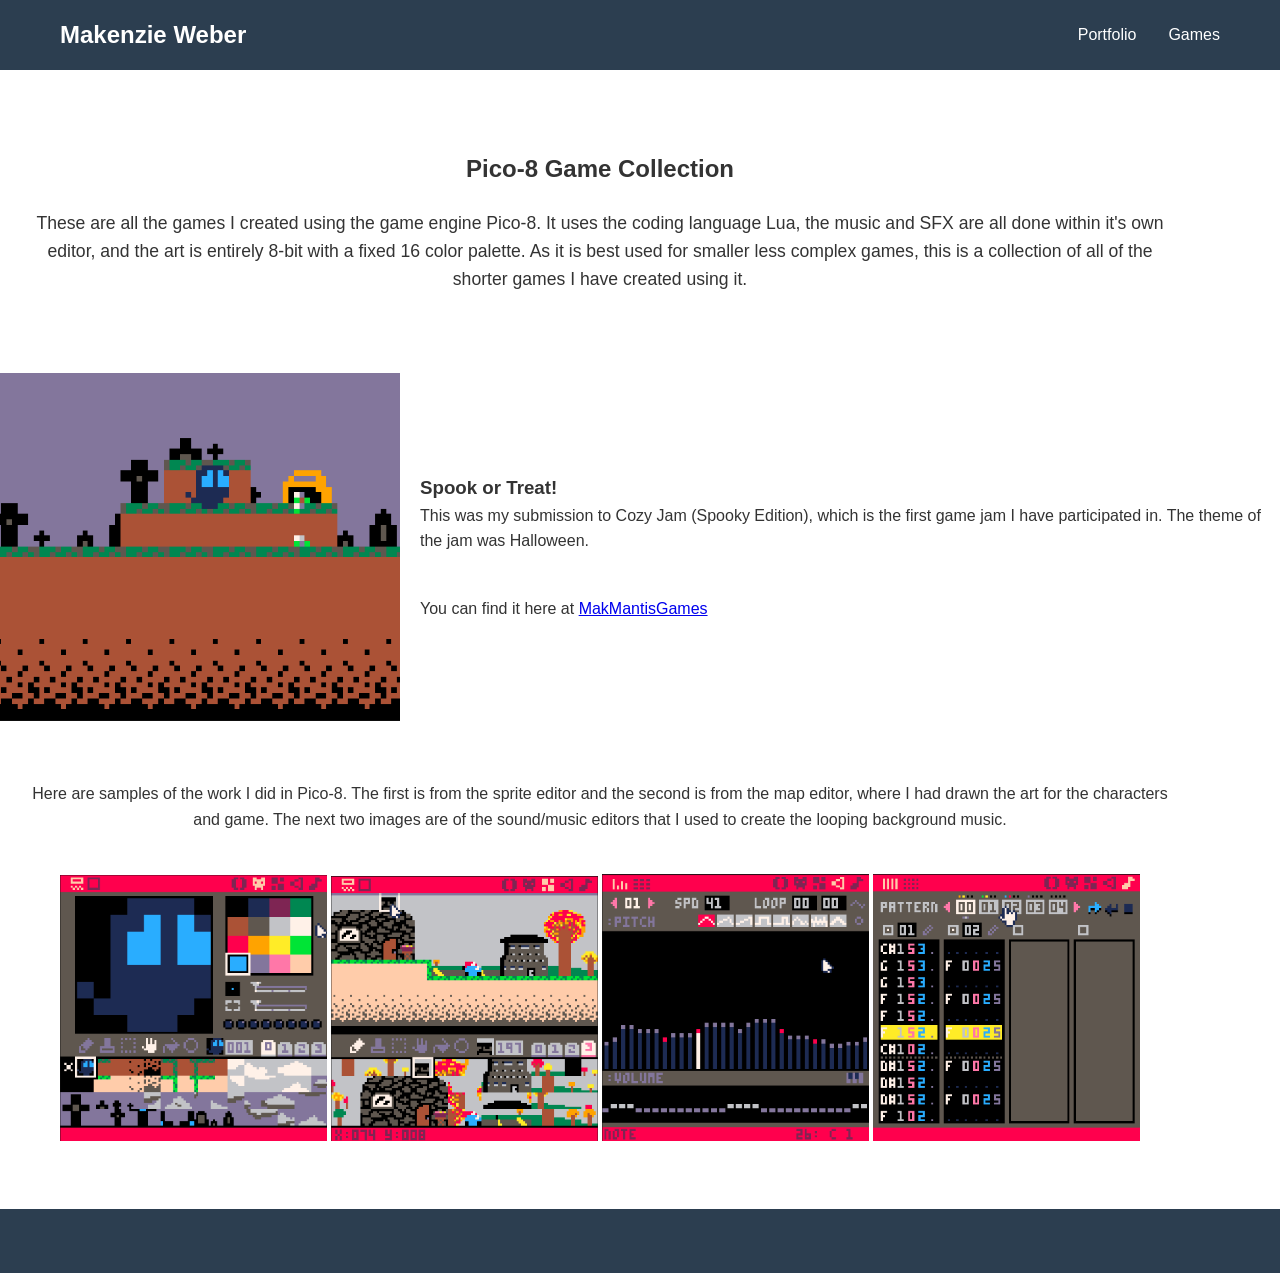
<file: Pico-8.html>
<!DOCTYPE html>
<html lang="en">
<head>
    <meta charset="UTF-8">
    <meta name="viewport" content="width=device-width, initial-scale=1.0">
    <title>Makenzie Weber - Portfolio</title>
    <link rel="stylesheet" href="styles.css">
</head>

<body>
    
    <nav class="navbar">
        <div class="container">
            <h1 class="logo">Makenzie Weber</h1>
            <ul class="nav-links">
                <li><a href="index.html#portfolio">Portfolio</a></li>
                <li><a href="Games.html">Games</a></li>
            </ul>
        </div>
    </nav>    

      <div class="container" style="text-align: center; margin: 80px 0;">
        <h2>Pico-8 Game Collection</h2>
        <div style="margin-bottom: 40px;">
        <p style="margin-top: 20px; font-size: 1.1rem;"> These are all the games I created using the game engine
        Pico-8. It uses the coding language Lua, the music and SFX are all done within it's own editor, 
        and the art is entirely 8-bit with a fixed 16 color palette. As it is best used for smaller less 
        complex games, this is a collection of all of the shorter games I have created using it.
        
        </div>  
           </div>

    <div style="display: flex; gap: 20px; align-items: center;">
        <img src="images/Folder for GameJam images/Main CozyJam Screenshot for game.png" alt="Image of Spook or Treat main image" style="width: 400px;">
            <div>
                <h3>Spook or Treat!</h3>
                <p>This was my submission to Cozy Jam (Spooky Edition), which is the first game jam
                    I have participated in. The theme of the jam was Halloween.
                     <pre>
                         
                     </pre>
                    You can find it here at <a href="https://mak-mantis-games.itch.io/spookortreat-cj" target="_blank">MakMantisGames</a></p>
            </div>
         </div>
 <div class="container" style="text-align: center; margin: 60px 0;">
                     <p>Here are samples of the work I did in Pico-8. The first is from the sprite editor and the second 
                         is from the map editor, where I had drawn the art for the characters and game. The next two 
                         images are of the sound/music editors that I used to create the looping background music.</p>
                     <pre>
                         
                     </pre>
                    <p float="left">
                      <img src="images/Folder for GameJam images/Spook Or Treat Development Picture 1.png" width="23%" />
                        <img src="images/Folder for GameJam images/Spook Or Treat Development Picture 3.png" width="23%" />
                      <img src="images/Folder for GameJam images/Spook Or Treat Development Picture 2.png" width="23%" />
                         <img src="images/Folder for GameJam images/Spook Or Treat Development Picture 4.png" width="23%" />
                    </p>
                </div>
    
  <footer>
        <div class="container">
        </div>
    </footer>
</body>
    
</html>
</file>
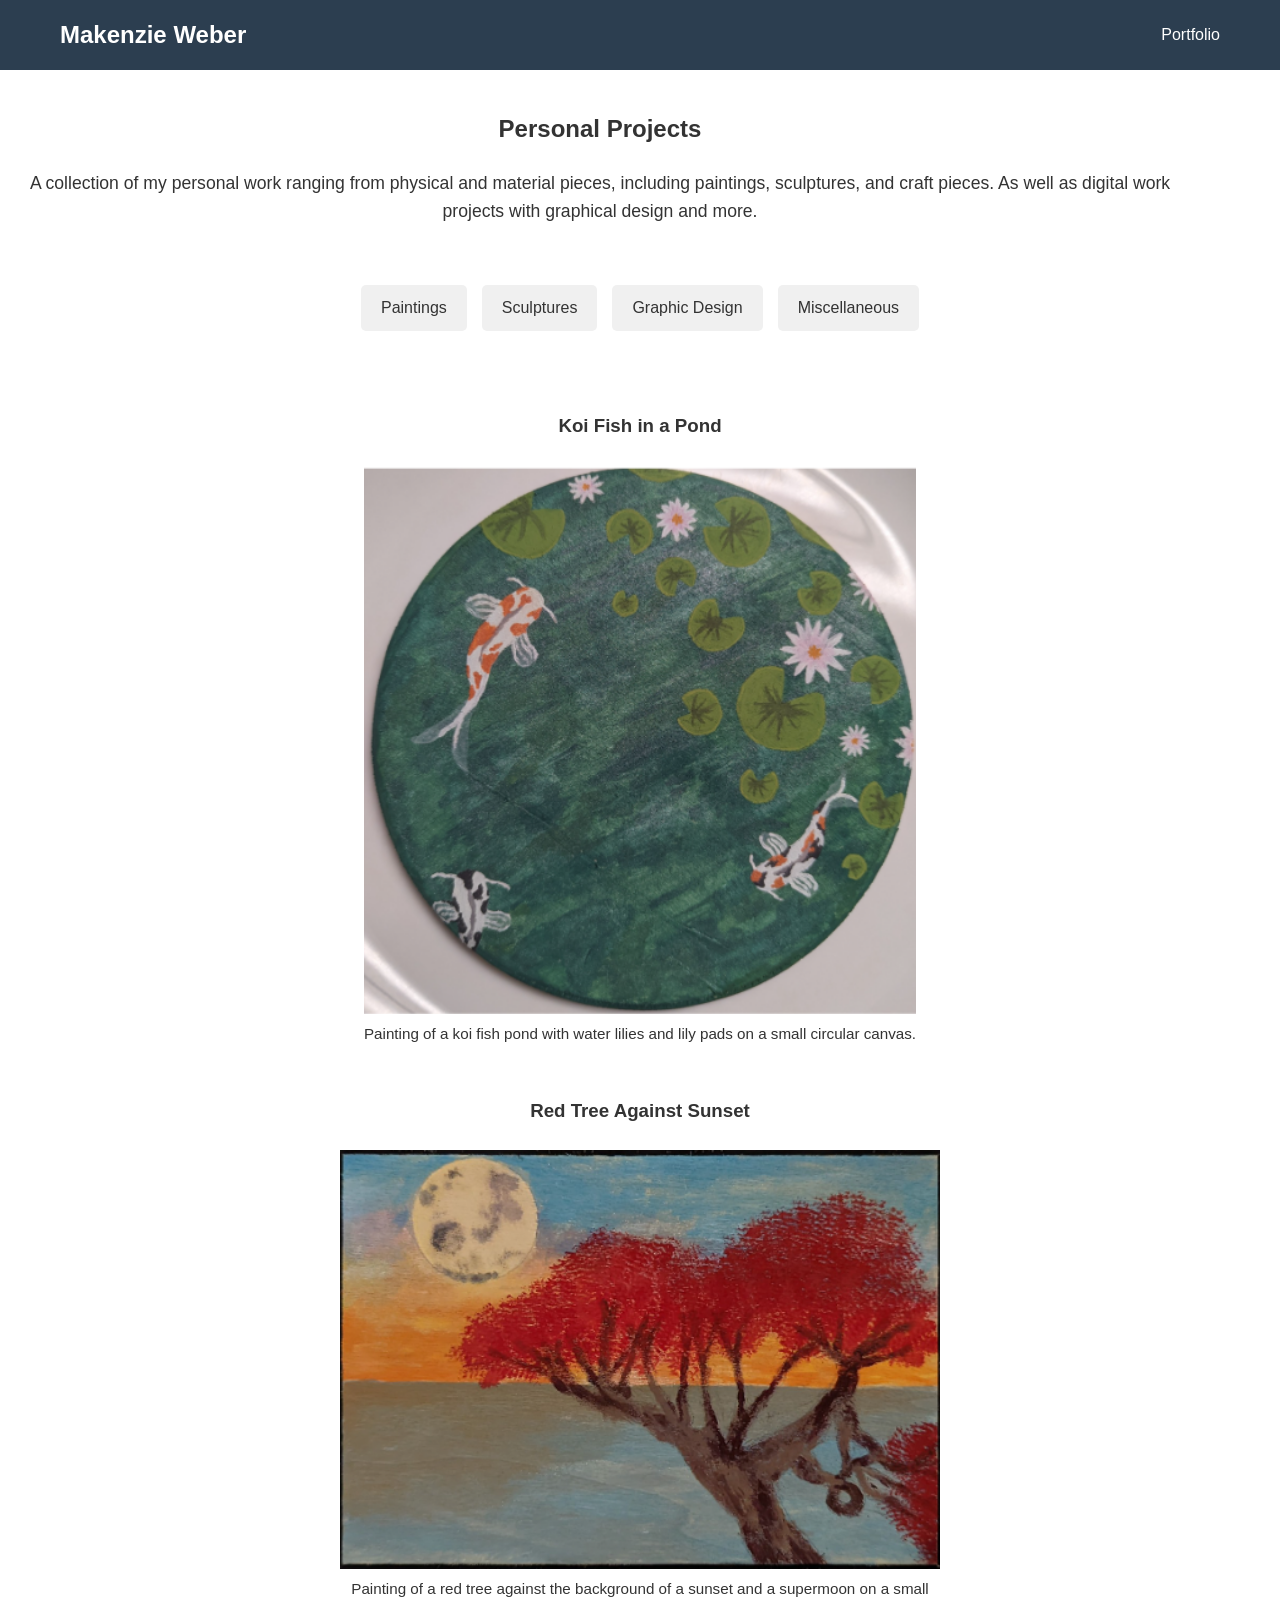
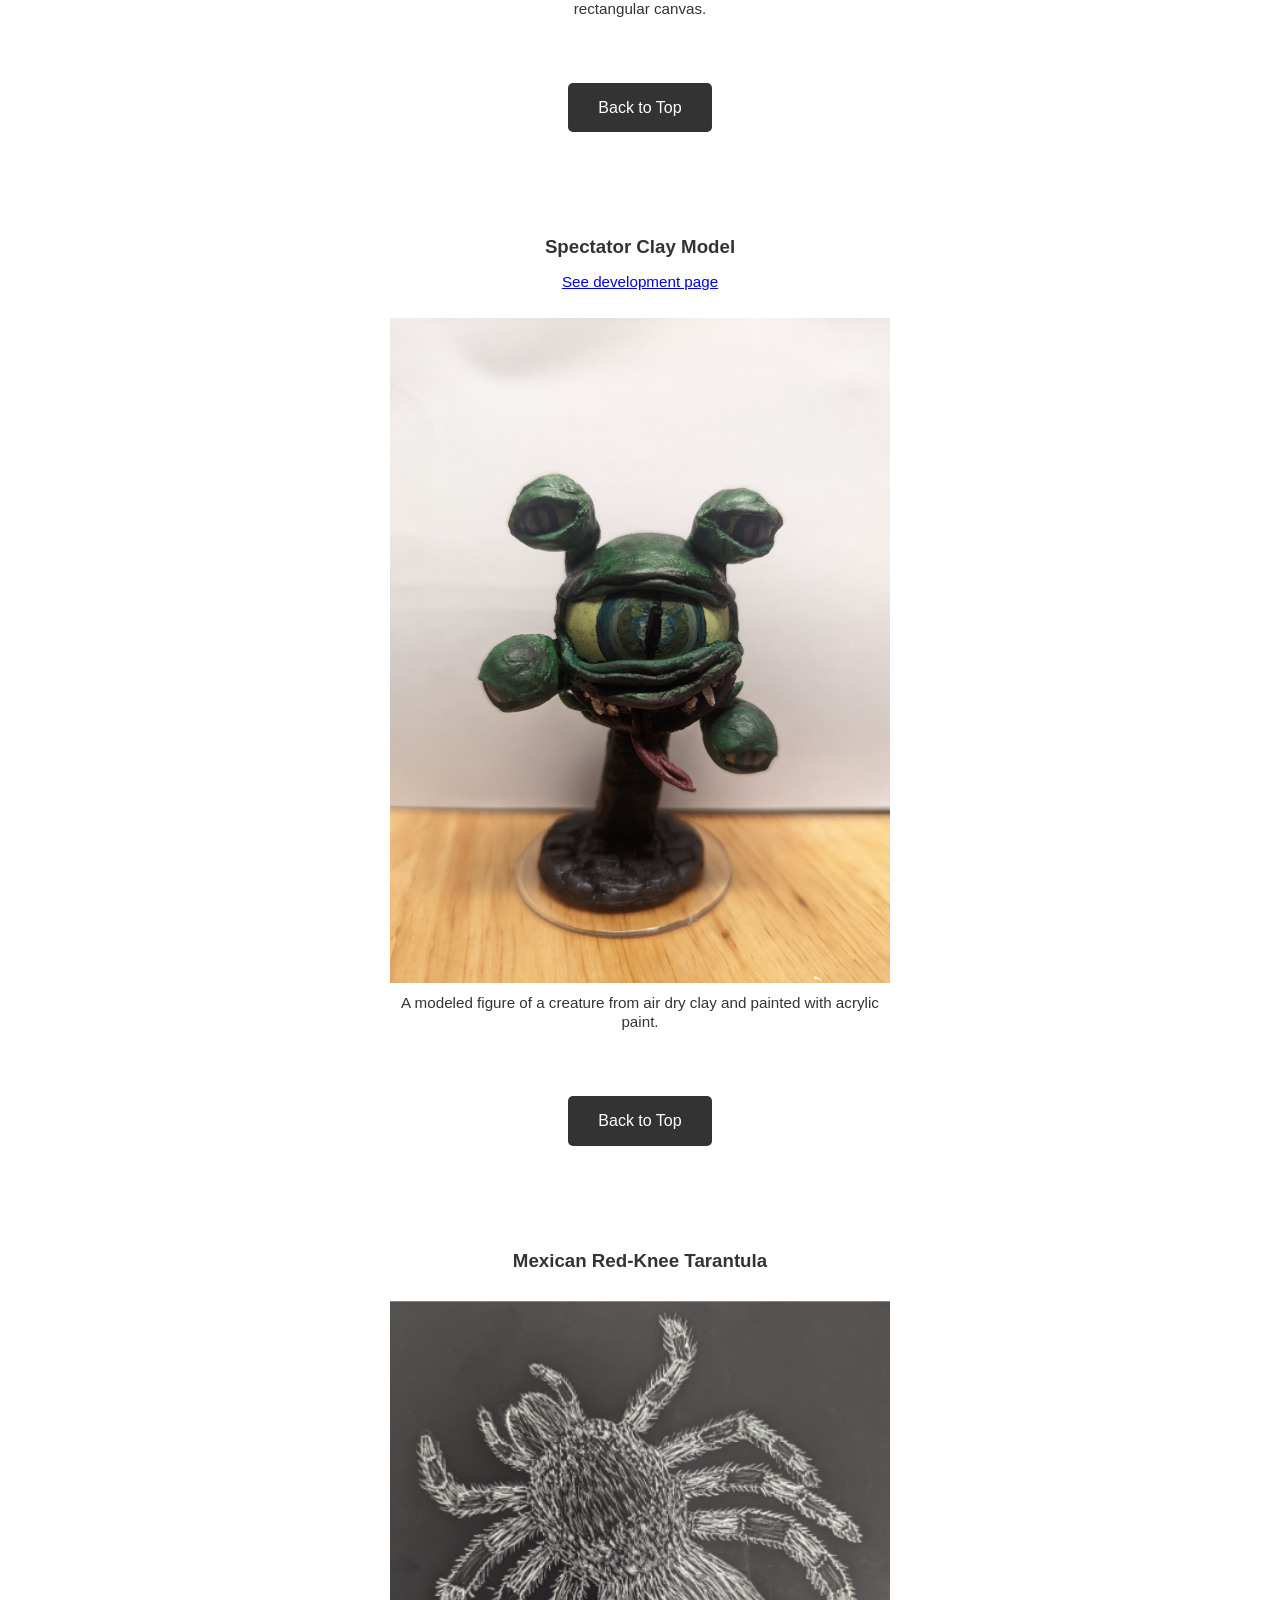
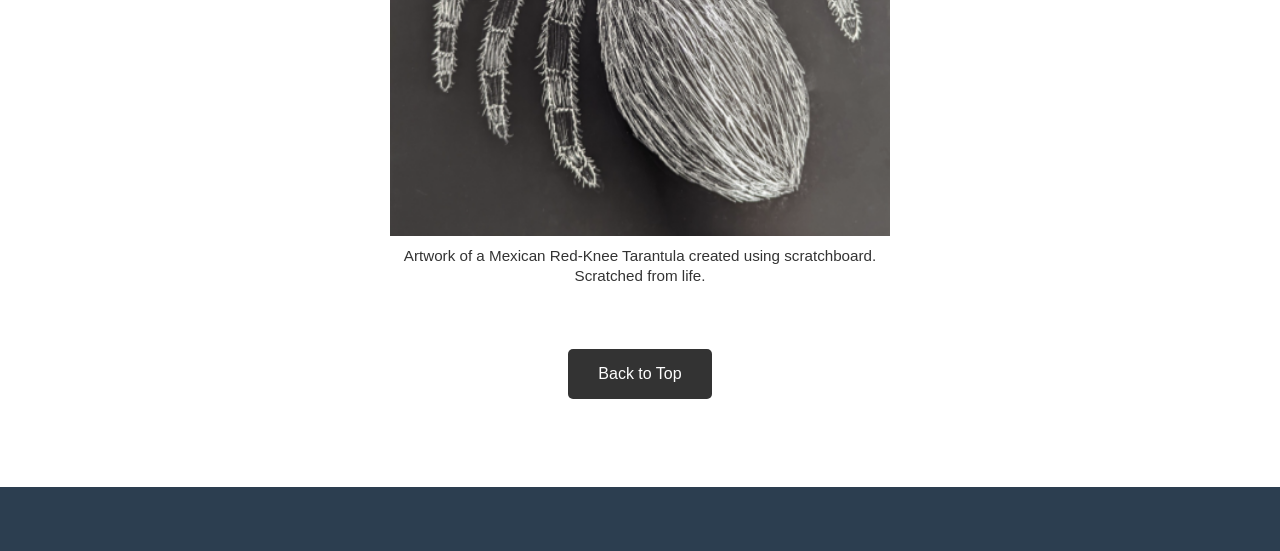
<file: Writing.html>
<!DOCTYPE html>
<html lang="en">
<head>
  <meta charset="utf-8" />
  <meta name="viewport" content="width=device-width, initial-scale=1" />
  <title>Redirecting…</title>
  <meta http-equiv="refresh" content="0; url=PhysicalArt.html">
</head>
<body>
  <p>If you are not redirected automatically, <a href="PhysicalArt.html">click here</a>.</p>
</body>
</html>
</file>
<file: styles.css>
* {
    margin: 0;
    padding: 0;
    box-sizing: border-box;
}

body {
    font-family: 'Arial', sans-serif;
    line-height: 1.6;
    color: #333;
}

.container {
    max-width: 1200px;
    margin: 0 auto;
    padding: 0 20px;
}


.container2 {
    max-width: 2100px;
    margin: 0 auto;
    padding: 0 20px;
}

.games-button-container {
    margin-top: 25px;
    text-align: center;
}

.games-button-link {
    display: inline-block;
    cursor: pointer;
    border-radius: 8px;
    box-shadow: 0 2px 10px rgba(0, 0, 0, 0.1);
    transition: transform 0.3s, box-shadow 0.3s;
}

.games-button-link:hover,
.games-button-link:focus-visible {
    transform: translateY(-5px);
    box-shadow: 0 5px 20px rgba(0, 0, 0, 0.2);
}

.games-button-image {
    display: block;
    width: 590px;
    max-width: 90vw;
    height: auto;
    border-radius: 8px;
}

/* Navigation Bar */
.navbar {
    background-color: #2c3e50;
    color: white;
    padding: 1rem 0;
    position: sticky;
    top: 0;
    z-index: 100;
}

.navbar .container {
    display: flex;
    justify-content: space-between;
    align-items: center;
}

.logo {
    font-size: 1.5rem;
    font-weight: bold;
}

.nav-links {
    display: flex;
    list-style: none;
    gap: 2rem;
}

.nav-links a {
    color: white;
    text-decoration: none;
    transition: color 0.3s;
}

.nav-links a:hover {
    color: #3498db;
}

/* Hero Section */
.hero {
    background: linear-gradient(135deg, #667eea 0%, #764ba2 100%);
    color: white;
    padding: 100px 0;
    text-align: center;
}

.hero h2 {
    font-size: 3rem;
    margin-bottom: 1rem;
}

.hero p {
    font-size: 1.3rem;
}

/* Portfolio Section */
.portfolio {
    padding: 80px 0;
    background-color: #f8f9fa;
}

.portfolio h2 {
    text-align: center;
    font-size: 2.5rem;
    margin-bottom: 3rem;
    color: #2c3e50;
}

.gallery {
    display: grid;
    grid-template-columns: repeat(auto-fit, minmax(300px, 1fr));
    gap: 2rem;
}

.portfolio-item {
    background: white;
    border-radius: 8px;
    overflow: hidden;
    box-shadow: 0 2px 10px rgba(0, 0, 0, 0.1);
    transition: transform 0.3s, box-shadow 0.3s;
}

.portfolio-item:hover {
    transform: translateY(-5px);
    box-shadow: 0 5px 20px rgba(0, 0, 0, 0.2);
}

.portfolio-item img {
    width: 100%;
    height: 250px;
    object-fit: cover;
}

.portfolio-item h3 {
    padding: 1rem;
    color: #2c3e50;
}

.portfolio-item p {
    padding: 0 1rem 1rem 1rem;
    color: #666;
    font-size: 0.95rem;
}

/* About Section */
.about {
    padding: 80px 0;
    text-align: center;
}

.about h2 {
    font-size: 2.5rem;
    margin-bottom: 1.5rem;
    color: #2c3e50;
}

.about p {
    font-size: 1.1rem;
    color: #555;
    max-width: 700px;
    margin: 0 auto;
}

/* Footer */
footer {
    background-color: #2c3e50;
    color: white;
    text-align: center;
    padding: 2rem 0;
    margin-top: 3rem;
}

/* Responsive Design */
@media (max-width: 768px) {
    .nav-links {
        gap: 1rem;
    }

    .hero h2 {
        font-size: 2rem;
    }

    .gallery {
        grid-template-columns: 1fr;
    }
}

.skills {
    padding: 80px 0;
    background-color: #f8f9fa;
}

.skills h2 {
    text-align: center;
    font-size: 2.5rem;
    margin-bottom: 3rem;
    color: #2c3e50;
}

.skills-grid {
    display: grid;
    grid-template-columns: repeat(auto-fit, minmax(250px, 1fr));
    gap: 2rem;
}

.skill-card {
    background: white;
    padding: 2rem;
    border-radius: 8px;
    box-shadow: 0 2px 10px rgba(0, 0, 0, 0.1);
    transition: transform 0.3s;
}

.skill-card h3 {
    color: #667eea;
    margin-bottom: 1rem;
    font-size: 1.3rem;
}

.skill-card p {
    color: #555;
    margin: 0.5rem 0;
    font-size: 0.95rem;
}

/* Games Section */
.games-section {
    padding: 80px 0;
    background-color: #f8f9fa;
}

/* Figure helper: wrapper sized to image and centers caption */
.figure {
  display: inline-block;       /* shrinkwrap to the image width */
  max-width: 100%;
  text-align: center;          /* center caption under image */
  vertical-align: top;         /* keeps layout tidy when alongside other content */
  margin: 12px auto;
}

.figure img {
  display: block;
  width: 100%;
  height: auto;
}

.figure .caption, .figure figcaption {
  margin-top: 10px;
  color: #333;
  font-size: 0.95rem;
  line-height: 1.3;
}
</file>
